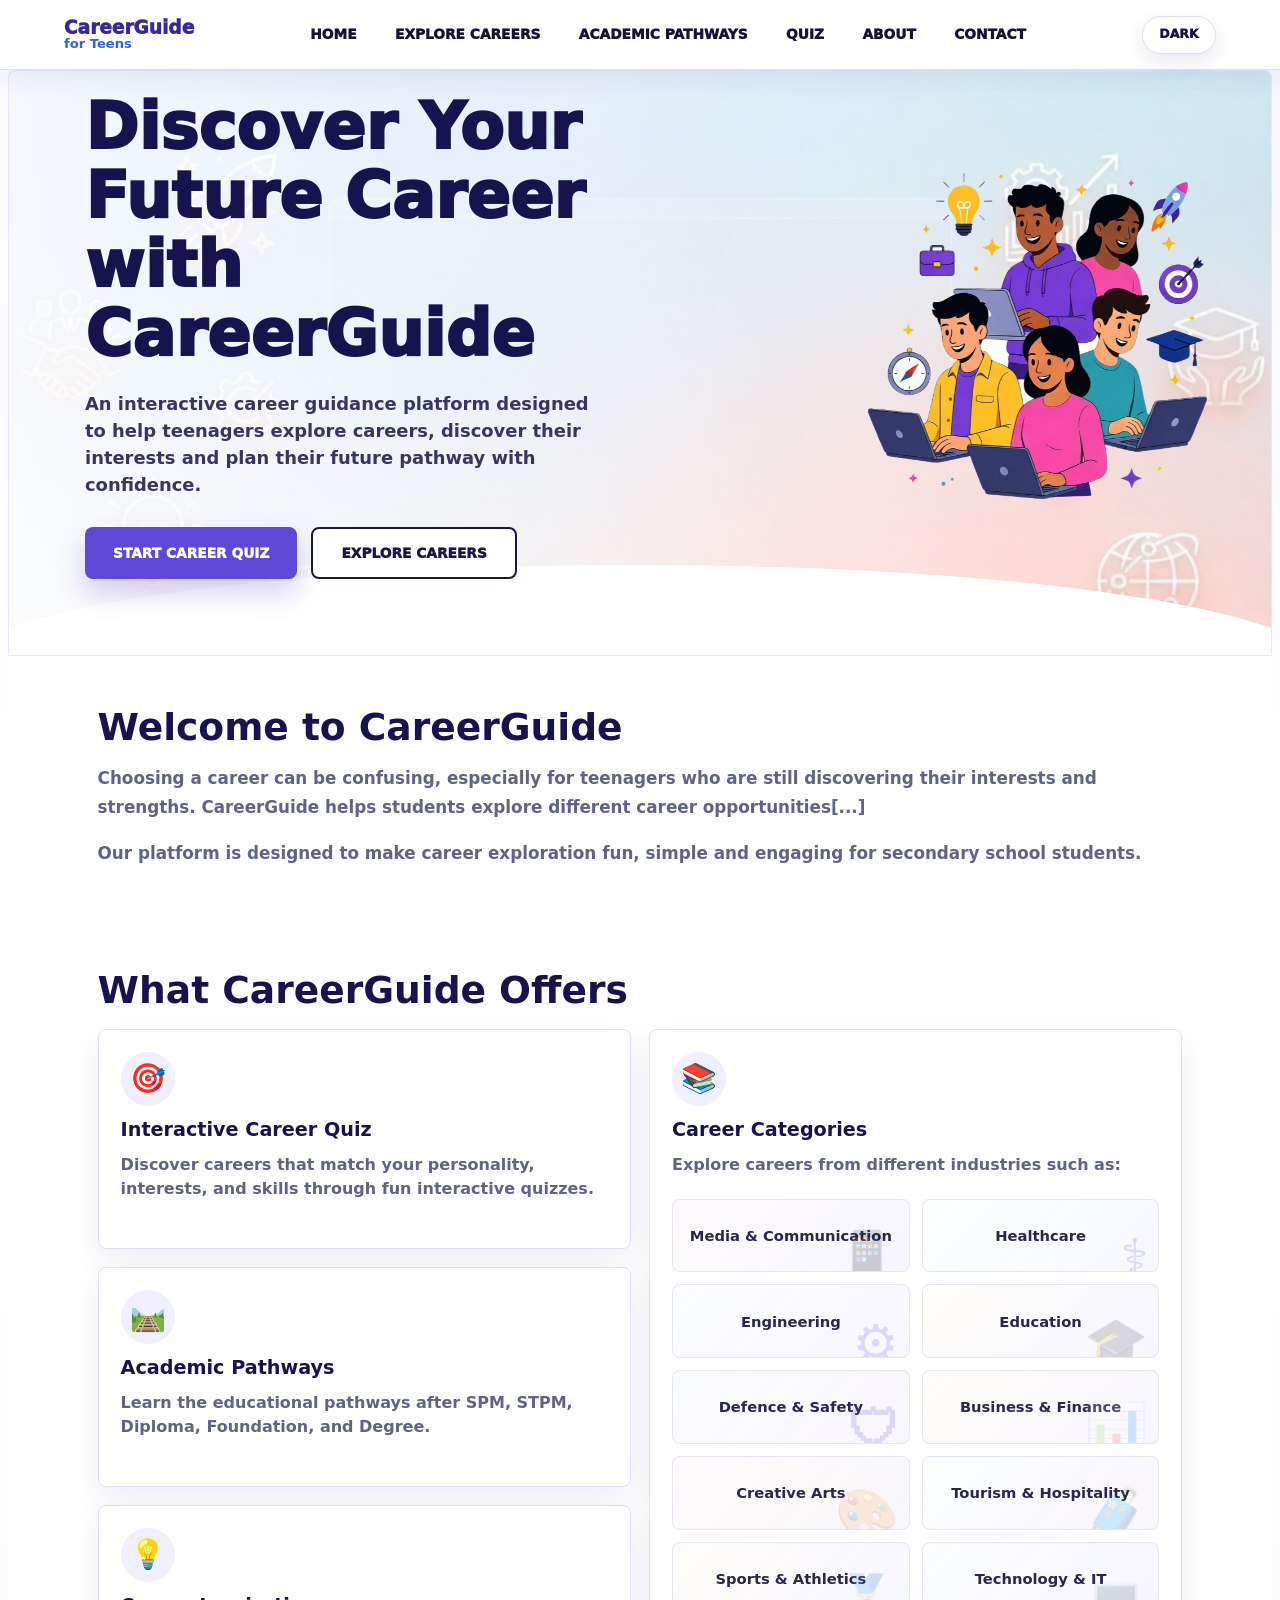
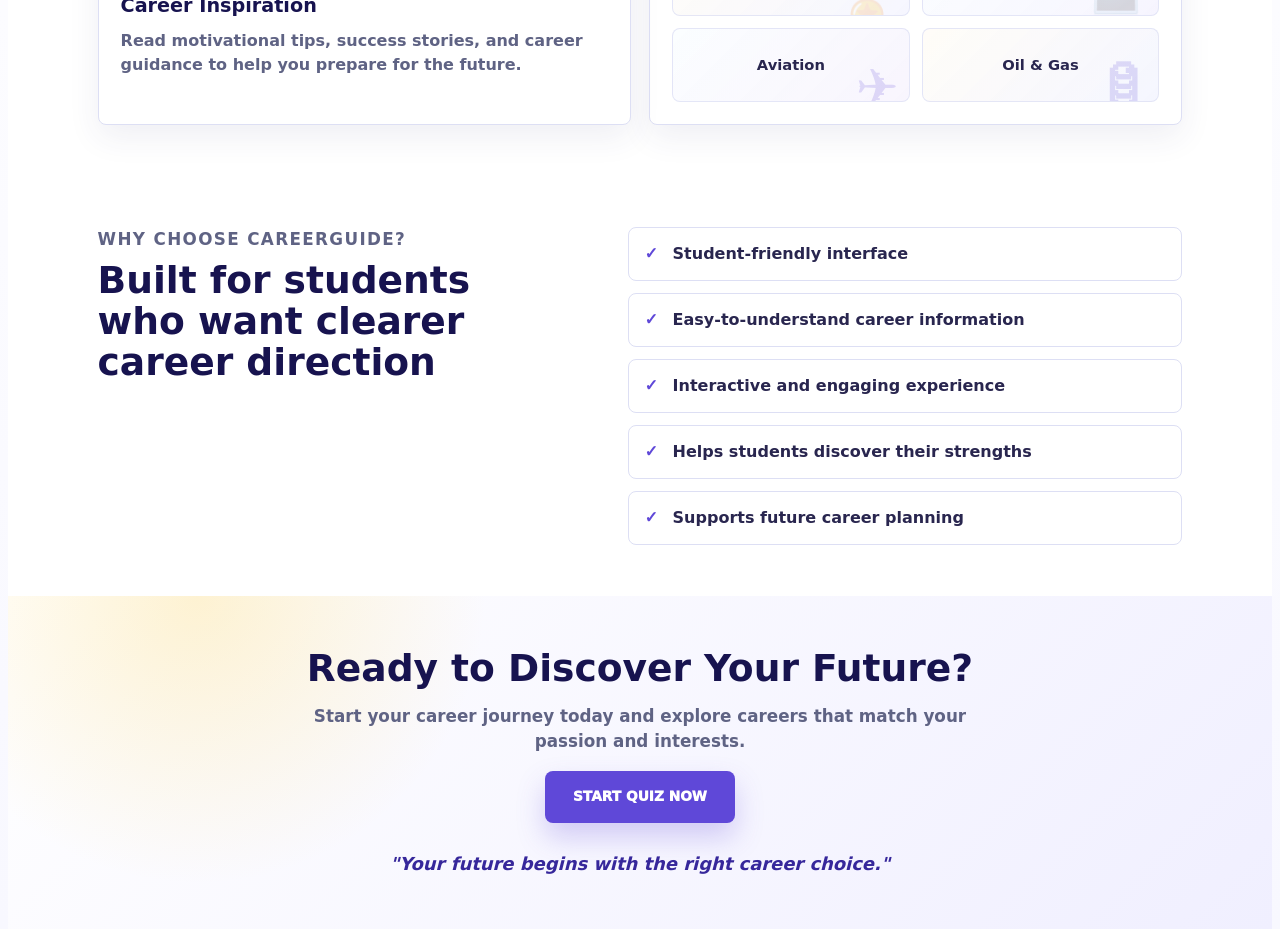
<file: index.html>
<!doctype html>
<html lang="en">
  <head>
    <meta charset="utf-8">
    <meta name="viewport" content="width=device-width, initial-scale=1">
    <title>CareerGuide</title>
    <script>
      // Prevent the browser from restoring a slightly scrolled homepage position on refresh.
      if ("scrollRestoration" in history) {
        history.scrollRestoration = "manual";
      }

      if (window.location.hash === "#home") {
        history.replaceState(null, "", window.location.pathname + window.location.search);
      }

      window.scrollTo(0, 0);
    </script>
    <link rel="icon" type="image/svg+xml" href="favicon.svg">
    <link rel="stylesheet" href="styles.css">
    <script src="theme.js" defer></script>
  </head>
  <body>
    <!-- Shared header: logo and navigation links to each website page. -->
    <header class="topbar">
      <a class="brand" href="index.html" aria-label="CareerGuide for Teens home">
        <span>CareerGuide</span>
        <small>for Teens</small>
      </a>
      <nav class="nav" aria-label="Primary navigation">
        <a href="index.html">Home</a>
        <a href="explore-careers.html">Explore Careers</a>
        <a href="academic-pathways.html">Academic Pathways</a>
        <a href="quiz.html">Quiz</a>
        <a href="about.html">About</a>
        <a href="contact.html">Contact</a>
      </nav>
      <button class="theme-toggle" type="button" data-theme-toggle aria-label="Switch to dark mode" aria-pressed="false">Dark</button>
    </header>

    <main id="home">
      <!-- Homepage hero: introduces the website and gives users the two main actions. -->
      <section class="hero-shell" aria-labelledby="page-title">
        <div class="hero-copy">
          <h1 id="page-title">Discover Your Future Career with CareerGuide</h1>
          <p>An interactive career guidance platform designed to help teenagers explore careers, discover their interests and plan their future pathway with confidence.</p>
          <div class="hero-actions">
            <a class="primary-action" href="quiz.html">Start Career Quiz</a>
            <a class="secondary-action" href="explore-careers.html">Explore Careers</a>
          </div>
        </div>

        <div class="hero-visual" aria-label="Students exploring future career ideas">
          <img src="career-buddy-hero-trimmed.png" alt="Teenagers using laptops with career icons around them">
        </div>
      </section>

      <!-- Welcome section: explains the purpose of CareerGuide. -->
      <section class="buddy-section welcome-section" aria-labelledby="welcome-title">
        <div class="section-copy">
          <h2 id="welcome-title">Welcome to CareerGuide</h2>
          <p>Choosing a career can be confusing, especially for teenagers who are still discovering their interests and strengths. CareerGuide helps students explore different career opportunities[...]
          <p>Our platform is designed to make career exploration fun, simple and engaging for secondary school students.</p>
        </div>
      </section>

      <!-- Features section: highlights the main tools and resources on the website. -->
      <section class="buddy-section" aria-labelledby="features-title">
        <div class="section-heading-simple">
          <h2 id="features-title">What CareerGuide Offers</h2>
        </div>
        <div class="features-grid">
          <article class="feature-card">
            <span class="feature-icon" aria-hidden="true">&#127919;</span>
            <h3>Interactive Career Quiz</h3>
            <p>Discover careers that match your personality, interests, and skills through fun interactive quizzes.</p>
          </article>

          <article class="feature-card feature-card-wide">
            <span class="feature-icon" aria-hidden="true">&#128218;</span>
            <h3>Career Categories</h3>
            <p>Explore careers from different industries such as:</p>
            <ul class="category-list">
              <li>Media &amp; Communication</li>
              <li>Healthcare</li>
              <li>Engineering</li>
              <li>Education</li>
              <li>Defence &amp; Safety</li>
              <li>Business &amp; Finance</li>
              <li>Creative Arts</li>
              <li>Tourism &amp; Hospitality</li>
              <li>Sports &amp; Athletics</li>
              <li>Technology &amp; IT</li>
              <li>Aviation</li>
              <li>Oil &amp; Gas</li>
            </ul>
          </article>

          <article class="feature-card">
            <span class="feature-icon" aria-hidden="true">&#128740;&#65039;</span>
            <h3>Academic Pathways</h3>
            <p>Learn the educational pathways after SPM, STPM, Diploma, Foundation, and Degree.</p>
          </article>

          <article class="feature-card">
            <span class="feature-icon" aria-hidden="true">&#128161;</span>
            <h3>Career Inspiration</h3>
            <p>Read motivational tips, success stories, and career guidance to help you prepare for the future.</p>
          </article>
        </div>
      </section>

      <!-- Why Choose section: summarizes the benefits for students. -->
      <section class="buddy-section why-section" aria-labelledby="why-title">
        <div class="why-section-inner">
          <div class="section-heading-simple">
            <p class="eyebrow">Why Choose CareerGuide?</p>
            <h2 id="why-title">Built for students who want clearer career direction</h2>
          </div>
          <ul class="benefit-list">
            <li>Student-friendly interface</li>
            <li>Easy-to-understand career information</li>
            <li>Interactive and engaging experience</li>
            <li>Helps students discover their strengths</li>
            <li>Supports future career planning</li>
          </ul>
        </div>
      </section>

      <!-- Call to action: encourages users to start the quiz. -->
      <section class="buddy-cta" aria-labelledby="cta-title">
        <h2 id="cta-title">Ready to Discover Your Future?</h2>
        <p>Start your career journey today and explore careers that match your passion and interests.</p>
        <a class="primary-action" href="quiz.html">Start Quiz Now</a>
        <blockquote class="footer-quote">"Your future begins with the right career choice."</blockquote>
      </section>

    </main>

    <script>
      // Keep the homepage starting at the top after refresh instead of restoring an old scroll position.
      if ("scrollRestoration" in history) {
        history.scrollRestoration = "manual";
      }

      window.addEventListener("pageshow", () => {
        window.scrollTo(0, 0);
      });

      window.addEventListener("load", () => {
        window.scrollTo(0, 0);
      });
    </script>
  </body>
</html>
</file>
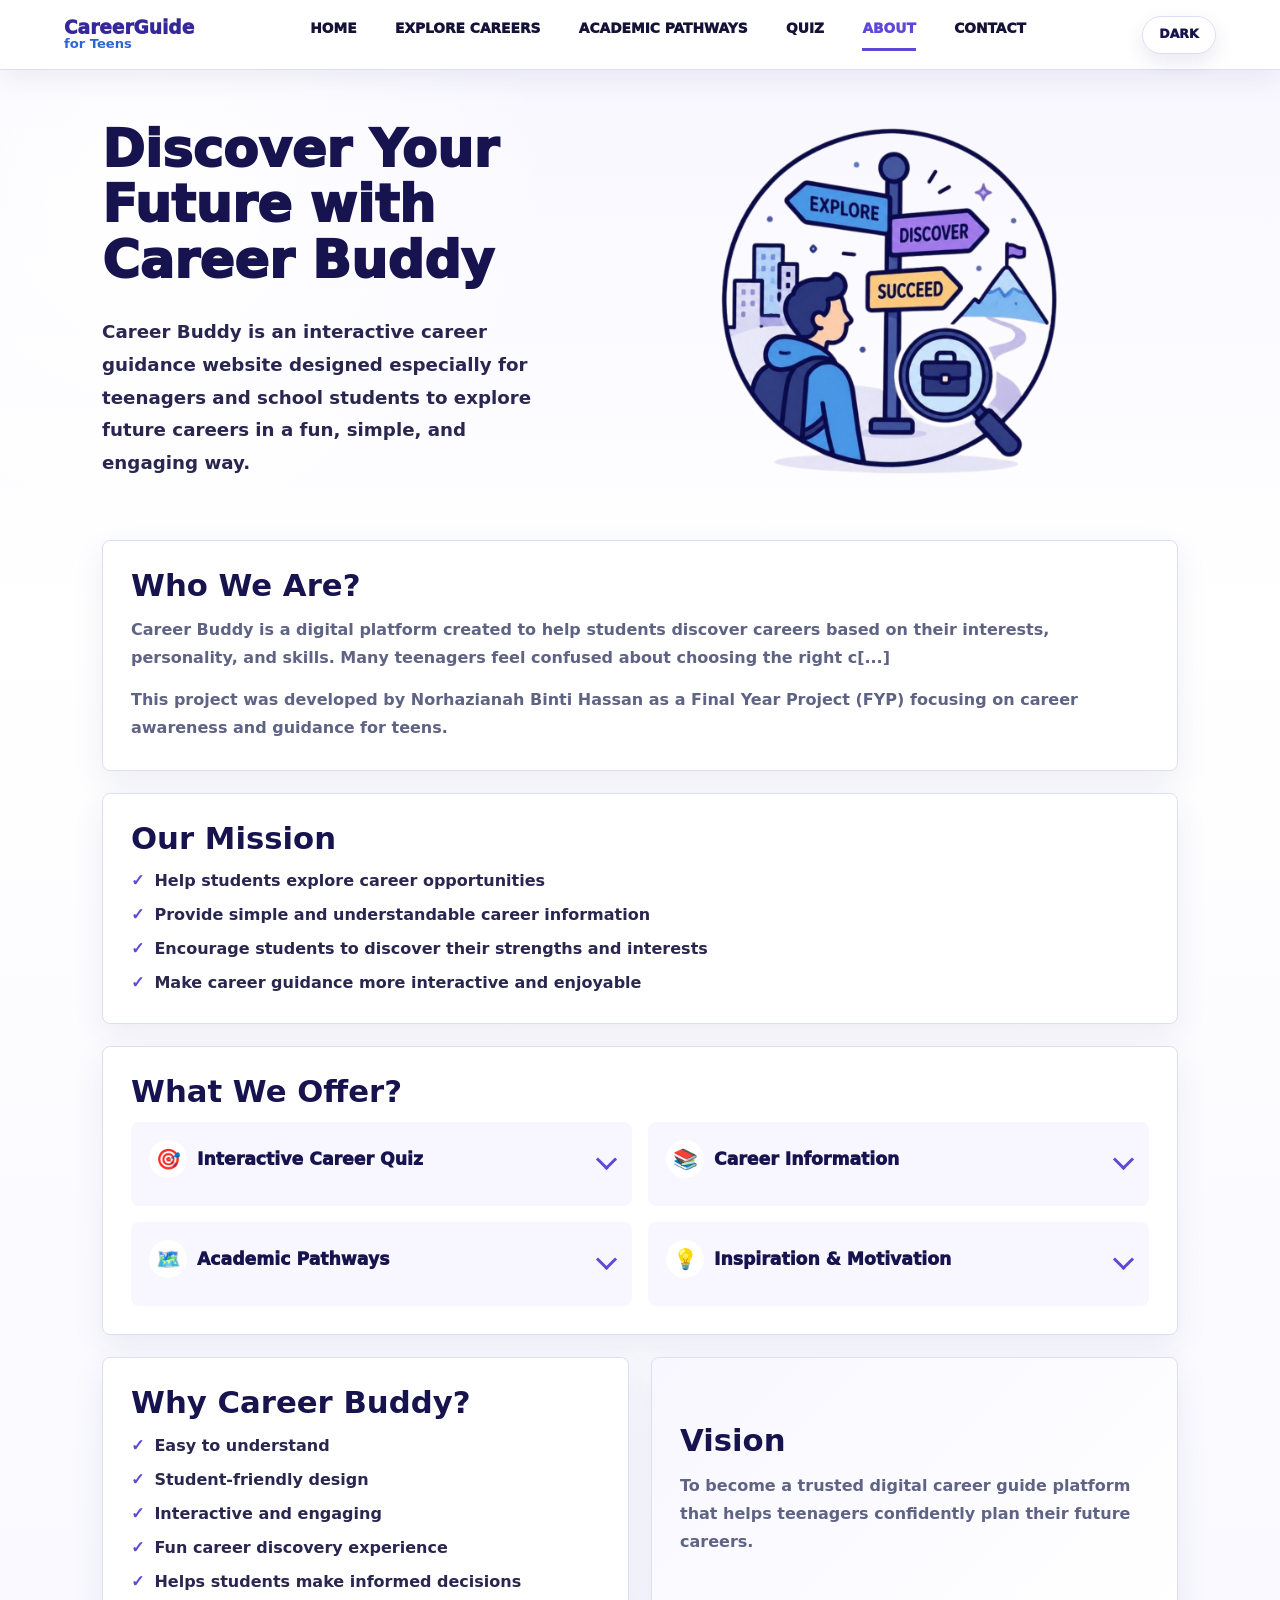
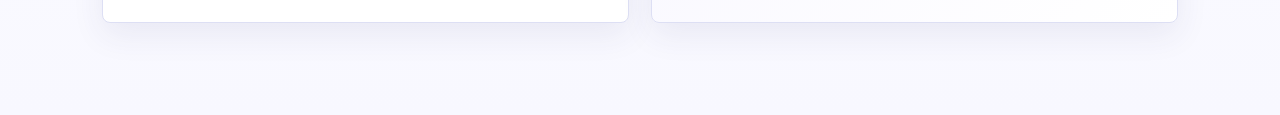
<file: about.html>
<!doctype html>
<html lang="en">
  <head>
    <meta charset="utf-8">
    <meta name="viewport" content="width=device-width, initial-scale=1">
    <title>About Us | CareerGuide for Teens</title>
    <link rel="icon" type="image/svg+xml" href="favicon.svg">
    <link rel="stylesheet" href="styles.css">
    <script src="theme.js" defer></script>
  </head>
  <body>
    <!-- Shared header: About is highlighted as the active page. -->
    <header class="topbar">
      <a class="brand" href="homepage.html" aria-label="CareerGuide for Teens home">
        <span>CareerGuide</span>
        <small>for Teens</small>
      </a>
      <nav class="nav" aria-label="Primary navigation">
        <a href="homepage.html">Home</a>
        <a href="explore-careers.html">Explore Careers</a>
        <a href="academic-pathways.html">Academic Pathways</a>
        <a href="quiz.html">Quiz</a>
        <a class="active" href="about.html">About</a>
        <a href="contact.html">Contact</a>
      </nav>
      <button class="theme-toggle" type="button" data-theme-toggle aria-label="Switch to dark mode" aria-pressed="false">Dark</button>
    </header>

    <main>
      <!-- About hero: introduces the platform with a friendly student illustration. -->
      <section class="about-page about-hero-page" aria-labelledby="about-page-title">
        <div class="about-copy">
          <h1 id="about-page-title">Discover Your Future with Career Buddy</h1>
          <p>Career Buddy is an interactive career guidance website designed especially for teenagers and school students to explore future careers in a fun, simple, and engaging way.</p>
        </div>

        <div class="about-visual" aria-label="Three students illustration">
          <img src="about-icon.png" alt="Career exploration signpost illustration">
          <svg viewBox="0 0 560 380" role="img">
            <title>Three secondary school students</title>
            <path d="M62 345c108-34 312-35 436 0" fill="none" stroke="#dfe5ff" stroke-width="18" stroke-linecap="round"></path>

            <g stroke="#17134f" stroke-linecap="round" stroke-linejoin="round">
              <g>
                <path d="M108 111c14-46 67-56 96-21 22 27 20 68 12 106l-28 138H87l-5-137c-2-39 6-67 26-86z" fill="#fff" stroke-width="7"></path>
                <path d="M126 95c34-13 70 10 81 49 8 28 11 70 7 102" fill="none" stroke-width="7"></path>
                <circle cx="158" cy="119" r="34" fill="#ffd0ad" stroke-width="7"></circle>
                <path d="M135 113c5-5 11-5 16 0M165 113c5-5 11-5 16 0M149 137c10 7 22 7 32 0" fill="none" stroke-width="4"></path>
                <circle cx="132" cy="128" r="6" fill="#ff725e" stroke="none"></circle>
                <circle cx="188" cy="128" r="6" fill="#ff725e" stroke="none"></circle>
                <path d="M94 201v112M210 202v112" fill="none" stroke-width="7"></path>
                <path d="M88 290h124l8 54H86z" fill="#4c9bd8" stroke-width="7"></path>
              </g>

              <g>
                <path d="M264 96c-5-41 28-71 66-58 32 11 47 42 38 75" fill="#6f4a2a" stroke-width="7"></path>
                <circle cx="318" cy="104" r="38" fill="#ffd0ad" stroke-width="7"></circle>
                <path d="M291 95c7-6 14-6 21 0M327 95c7-6 14-6 21 0M307 125c11 7 23 7 35 0" fill="none" stroke-width="4"></path>
                <circle cx="287" cy="113" r="6" fill="#ff8a5b" stroke="none"></circle>
                <circle cx="351" cy="113" r="6" fill="#ff8a5b" stroke="none"></circle>
                <path d="M276 148h84l27 188H246z" fill="#fff" stroke-width="7"></path>
                <path d="M314 152l23 184M284 160l68 176" fill="none" stroke-width="8"></path>
                <path d="M306 151h24l14 67-27 47-27-47z" fill="#8e2b25" stroke-width="6"></path>
                <path d="M250 336h137l-6-105H256z" fill="#314238" stroke-width="7"></path>
                <path d="M246 209l-28 64M386 209l28 64" fill="none" stroke-width="7"></path>
              </g>

              <g>
                <path d="M429 87c35-27 88-2 89 50 0 43-23 72-58 80" fill="#6f3c18" stroke-width="7"></path>
                <circle cx="462" cy="120" r="33" fill="#ffd0ad" stroke-width="7"></circle>
                <path d="M440 114c5-5 11-5 16 0M472 114c5-5 11-5 16 0M452 138c10 6 21 6 31 0" fill="none" stroke-width="4"></path>
                <circle cx="435" cy="129" r="6" fill="#ff725e" stroke="none"></circle>
                <circle cx="492" cy="129" r="6" fill="#ff725e" stroke="none"></circle>
                <path d="M408 162h105l30 118c-22 24-55 36-96 36-32 0-60-10-82-29z" fill="#4597d1" stroke-width="7"></path>
                <path d="M417 162h91l-18-34h-55z" fill="#fff" stroke-width="7"></path>
                <path d="M453 161l14 31 14-31" fill="#243d8f" stroke-width="6"></path>
                <path d="M392 219l-26 53M520 219l21 52" fill="none" stroke-width="7"></path>
                <path d="M409 315l-12 28M503 315l15 28" fill="none" stroke-width="7"></path>
              </g>
            </g>
          </svg>
        </div>
      </section>

      <section class="about-content-section" aria-label="About Career Buddy">
        <article class="about-info-block">
          <h2>Who We Are?</h2>
          <p>Career Buddy is a digital platform created to help students discover careers based on their interests, personality, and skills. Many teenagers feel confused about choosing the right c[...]
          <p>This project was developed by Norhazianah Binti Hassan as a Final Year Project (FYP) focusing on career awareness and guidance for teens.</p>
        </article>

        <article class="about-info-block">
          <h2>Our Mission</h2>
          <ul class="about-check-list">
            <li>Help students explore career opportunities</li>
            <li>Provide simple and understandable career information</li>
            <li>Encourage students to discover their strengths and interests</li>
            <li>Make career guidance more interactive and enjoyable</li>
          </ul>
        </article>

        <article class="about-info-block">
          <h2>What We Offer?</h2>
          <div class="about-offer-grid">
            <section>
              <details class="about-offer-dropdown">
                <summary><span aria-hidden="true">&#127919;</span> Interactive Career Quiz</summary>
                <p>Students can answer personality and interest-based questions to discover careers that match them.</p>
              </details>
            </section>

            <section>
              <details class="about-offer-dropdown">
                <summary><span aria-hidden="true">&#128218;</span> Career Information</summary>
                <p>Learn about different careers including:</p>
                <ul class="about-pill-list">
                  <li>Media &amp; Communication</li>
                  <li>Healthcare</li>
                  <li>Engineering</li>
                  <li>Education</li>
                  <li>Defence &amp; Safety Forces</li>
                  <li>Business &amp; Finance</li>
                  <li>Creative Arts</li>
                  <li>Tourism &amp; Hospitality</li>
                  <li>Sports &amp; Athletics</li>
                  <li>Technology &amp; IT</li>
                  <li>Aviation</li>
                  <li>Oil &amp; Gas</li>
                  <li>and many more</li>
                </ul>
              </details>
            </section>

            <section>
              <details class="about-offer-dropdown">
                <summary><span aria-hidden="true">&#128506;&#65039;</span> Academic Pathways</summary>
                <p>Students can understand pathways after:</p>
                <ul class="about-pill-list compact">
                  <li>SPM</li>
                  <li>STPM</li>
                  <li>Diploma</li>
                  <li>Foundation</li>
                  <li>Degree</li>
                </ul>
              </details>
            </section>

            <section>
              <details class="about-offer-dropdown">
                <summary><span aria-hidden="true">&#128161;</span> Inspiration &amp; Motivation</summary>
                <p>Success stories, tips, and guidance to motivate students in planning their future careers.</p>
              </details>
            </section>
          </div>
        </article>

        <div class="about-bottom-grid">
          <article class="about-info-block">
            <h2>Why Career Buddy?</h2>
            <ul class="about-check-list">
              <li>Easy to understand</li>
              <li>Student-friendly design</li>
              <li>Interactive and engaging</li>
              <li>Fun career discovery experience</li>
              <li>Helps students make informed decisions</li>
            </ul>
          </article>

          <article class="about-info-block vision-card">
            <h2>Vision</h2>
            <p>To become a trusted digital career guide platform that helps teenagers confidently plan their future careers.</p>
          </article>
        </div>
      </section>
    </main>
  </body>
</html>
</file>
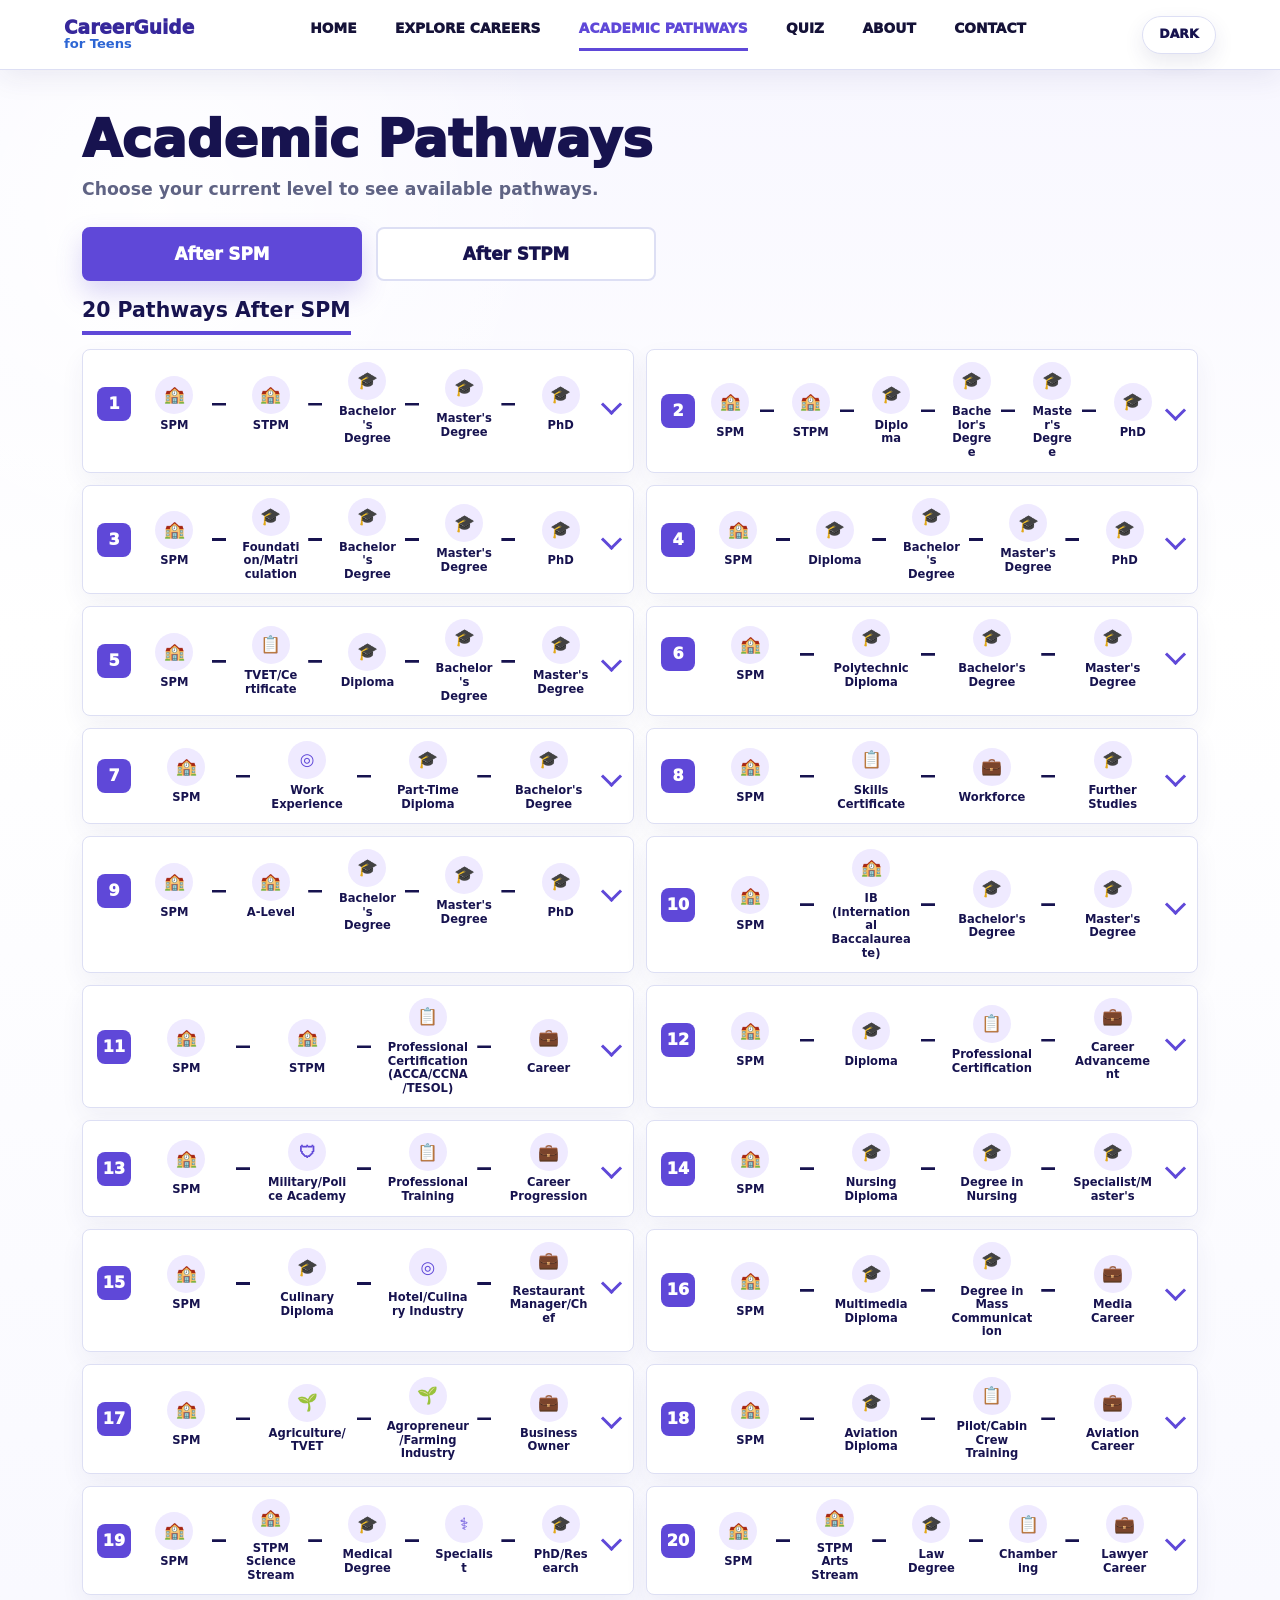
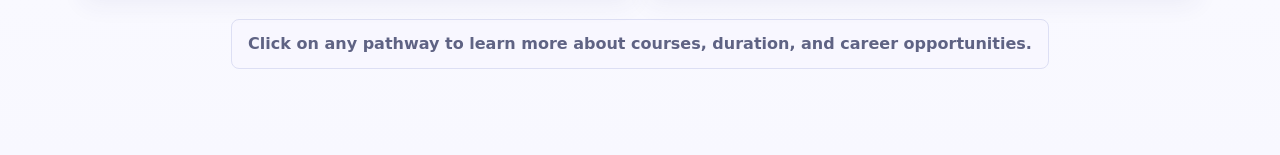
<file: academic-pathways.html>
﻿<!doctype html>
<html lang="en">
  <head>
    <meta charset="utf-8">
    <meta name="viewport" content="width=device-width, initial-scale=1">
    <title>Academic Pathways | CareerGuide for Teens</title>
    <link rel="icon" type="image/svg+xml" href="assets/favicon.svg">
    <link rel="stylesheet" href="styles.css">
    <script src="theme.js" defer></script>
  </head>
  <body>
    <!-- Shared header: current page is highlighted with the active class. -->
    <header class="topbar">
      <a class="brand" href="homepage.html" aria-label="CareerGuide for Teens home">
        <span>CareerGuide</span>
        <small>for Teens</small>
      </a>
      <nav class="nav" aria-label="Primary navigation">
        <a href="homepage.html">Home</a>
        <a href="explore-careers.html">Explore Careers</a>
        <a class="active" href="academic-pathways.html">Academic Pathways</a>
        <a href="quiz.html">Quiz</a>
        <a href="about.html">About</a>
        <a href="contact.html">Contact</a>
      </nav>
      <button class="theme-toggle" type="button" data-theme-toggle aria-label="Switch to dark mode" aria-pressed="false">Dark</button>
    </header>

    <main>
      <!-- Academic Pathways page: lets users compare routes after SPM or STPM. -->
      <section class="pathways-page" aria-labelledby="pathways-title">
        <div class="pathways-heading">
          <h1 id="pathways-title">Academic Pathways</h1>
          <p>Choose your current level to see available pathways.</p>
        </div>

        <div class="pathway-tabs" role="tablist" aria-label="Academic pathway level">
          <button class="pathway-tab active" type="button" data-pathway-tab="spm">After SPM</button>
          <button class="pathway-tab" type="button" data-pathway-tab="stpm">After STPM</button>
        </div>

        <!-- Pathway lists are rendered from academic-pathways.js so both tabs stay easy to update. -->
        <section class="academic-map active" data-pathway-panel="spm" aria-label="20 pathways after SPM">
          <h2>20 Pathways After SPM</h2>
          <div class="academic-pathway-list" data-pathway-list="spm"></div>
        </section>

        <section class="academic-map" data-pathway-panel="stpm" aria-label="20 pathways after STPM">
          <h2>20 Pathways After STPM</h2>
          <div class="academic-pathway-list" data-pathway-list="stpm"></div>
        </section>

        <p class="pathway-note">Click on any pathway to learn more about courses, duration, and career opportunities.</p>
      </section>
    </main>

    <script src="academic-pathways.js"></script>
  </body>
</html>
</file>
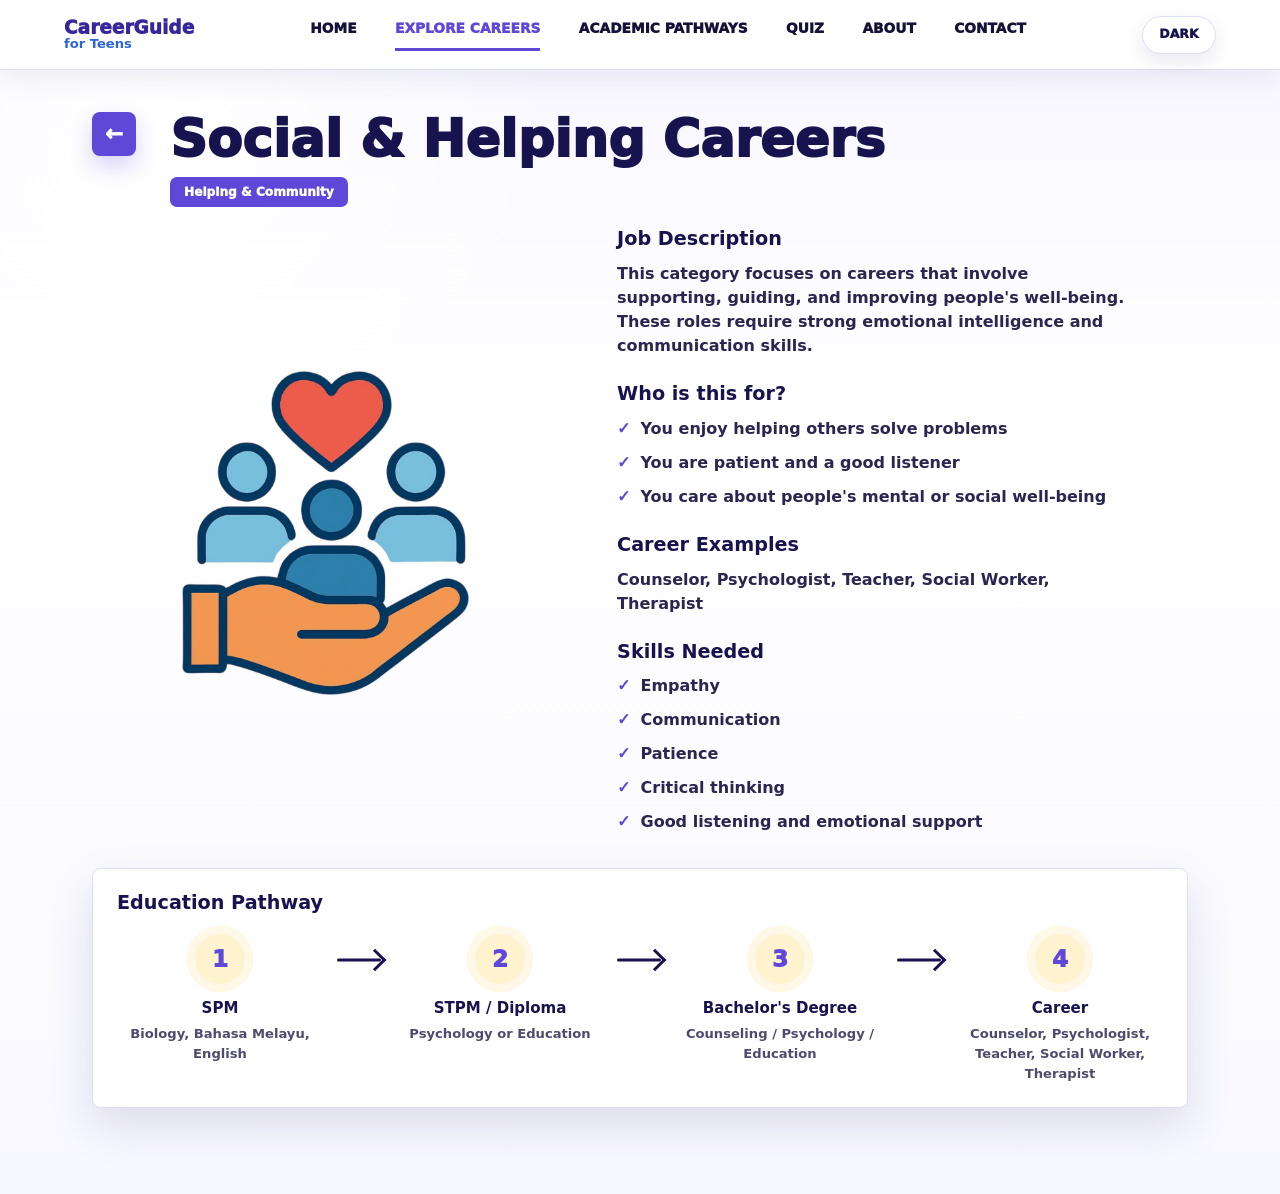
<file: career-category.html>
<!doctype html>
<html lang="en">
  <head>
    <meta charset="utf-8">
    <meta name="viewport" content="width=device-width, initial-scale=1">
    <title>Career Category | CareerGuide</title>
    <link rel="icon" type="image/svg+xml" href="favicon.svg">
    <link rel="stylesheet" href="styles.css">
    <script src="theme.js" defer></script>
  </head>
  <body>
    <!-- Shared header: Explore Careers stays highlighted because this page belongs to that section. -->
    <header class="topbar">
      <a class="brand" href="homepage.html" aria-label="CareerGuide for Teens home">
        <span>CareerGuide</span>
        <small>for Teens</small>
      </a>
      <nav class="nav" aria-label="Primary navigation">
        <a href="homepage.html">Home</a>
        <a class="active" href="explore-careers.html">Explore Careers</a>
        <a href="academic-pathways.html">Academic Pathways</a>
        <a href="quiz.html">Quiz</a>
        <a href="about.html">About</a>
        <a href="contact.html">Contact</a>
      </nav>
      <button class="theme-toggle" type="button" data-theme-toggle aria-label="Switch to dark mode" aria-pressed="false">Dark</button>
    </header>

    <main>
      <!-- Reusable category detail page: career-category.js fills in the matching content. -->
      <section class="detail-frame" aria-labelledby="career-title">
        <div class="detail-heading">
          <a class="back-link" href="explore-careers.html" aria-label="Back to Explore Careers"></a>
          <div>
            <h1 id="career-title">Career Category</h1>
            <span id="career-tag">CareerGuide</span>
          </div>
        </div>

        <div class="detail-grid">
          <div class="engineer-visual category-detail-visual" aria-label="Career category illustration">
            <div class="category-detail-visual-card">
              <img id="category-visual-image" src="" alt="">
              <span id="category-visual-icon" aria-hidden="true"></span>
            </div>
          </div>

          <div class="detail-copy">
            <section>
              <h2>Job Description</h2>
              <p id="career-description"></p>
            </section>

            <section>
              <h2>Who is this for?</h2>
              <ul id="career-who" class="skills-list"></ul>
            </section>

            <section>
              <h2>Career Examples</h2>
              <p id="career-examples"></p>
            </section>

            <section>
              <h2>Skills Needed</h2>
              <ul id="career-skills" class="skills-list"></ul>
            </section>
          </div>
        </div>

        <section class="pathway-panel" aria-labelledby="pathway-title">
          <h2 id="pathway-title">Education Pathway</h2>
          <div id="career-pathway" class="pathway-steps"></div>
        </section>
      </section>
    </main>

    <script src="career-category.js"></script>
  </body>
</html>
</file>
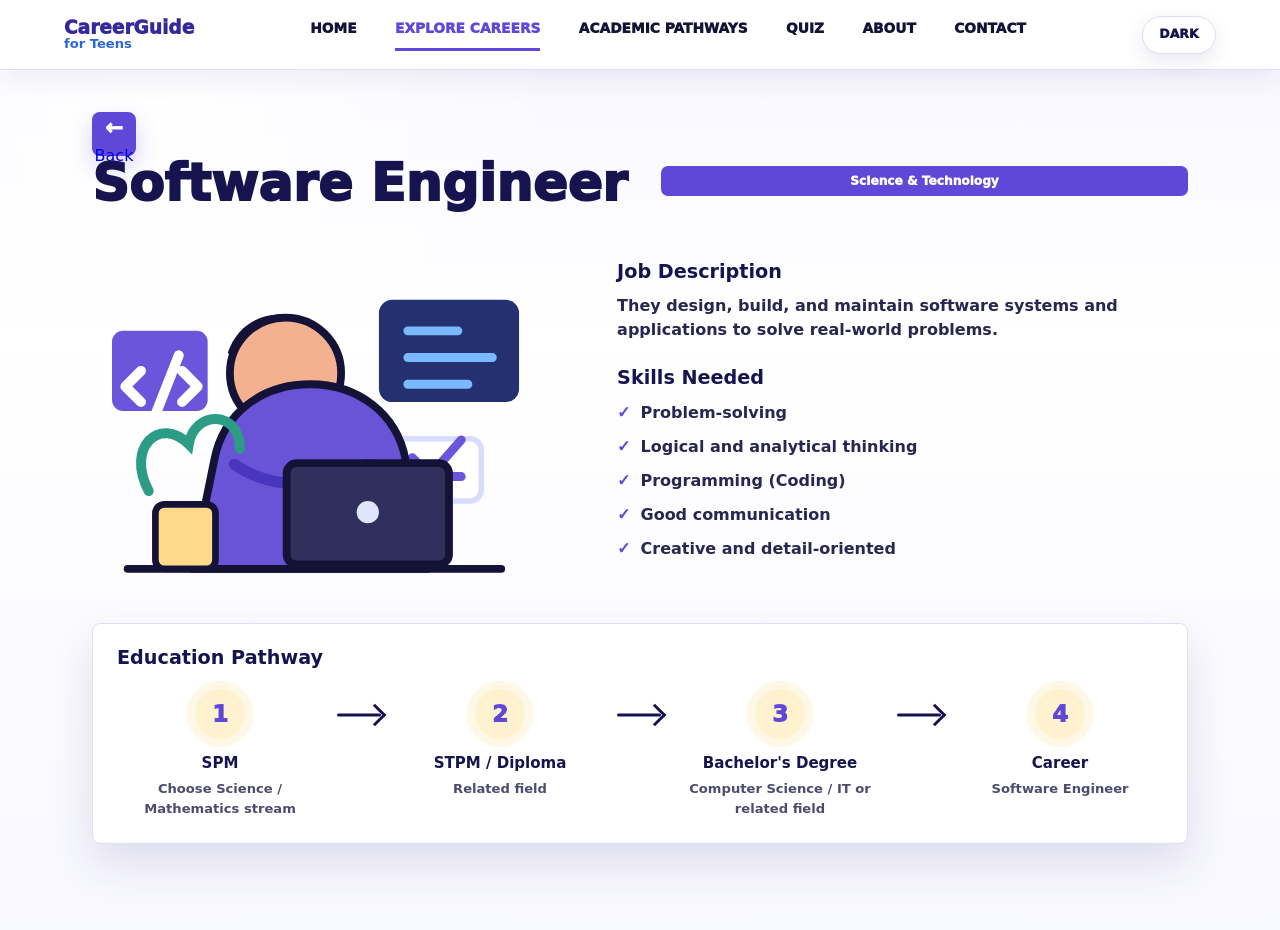
<file: career-details.html>
﻿<!doctype html>
<html lang="en">
  <head>
    <meta charset="utf-8">
    <meta name="viewport" content="width=device-width, initial-scale=1">
    <title>Software Engineer | CareerGuide for Teens</title>
    <link rel="icon" type="image/svg+xml" href="assets/favicon.svg">
    <link rel="stylesheet" href="styles.css">
    <script src="theme.js" defer></script>
  </head>
  <body>
    <!-- Shared header: Explore Careers stays highlighted because this page belongs to that section. -->
    <header class="topbar">
      <a class="brand" href="homepage.html" aria-label="CareerGuide for Teens home">
        <span>CareerGuide</span>
        <small>for Teens</small>
      </a>
      <nav class="nav" aria-label="Primary navigation">
        <a href="homepage.html">Home</a>
        <a class="active" href="explore-careers.html">Explore Careers</a>
        <a href="academic-pathways.html">Academic Pathways</a>
        <a href="quiz.html">Quiz</a>
        <a href="about.html">About</a>
        <a href="contact.html">Contact</a>
      </nav>
      <button class="theme-toggle" type="button" data-theme-toggle aria-label="Switch to dark mode" aria-pressed="false">Dark</button>
    </header>

    <main>
      <!-- Career detail page: explains one career, required skills, and education pathway. -->
      <section class="detail-frame" aria-labelledby="career-title">
        <a class="back-link" href="explore-careers.html">Back</a>

        <div class="detail-heading">
          <h1 id="career-title">Software Engineer</h1>
          <span>Science &amp; Technology</span>
        </div>

        <div class="detail-grid">
          <div class="engineer-visual" aria-label="Software engineer working on a laptop">
            <svg viewBox="0 0 420 320" role="img">
              <title>Software engineer illustration</title>
              <rect x="18" y="88" width="86" height="72" rx="10" fill="#6a55db"></rect>
              <path d="M44 124l-14 14 14 14M78 110l-22 56M81 124l14 14-14 14" fill="none" stroke="#fff" stroke-width="9" stroke-linecap="round" stroke-linejoin="round"></path>
              <rect x="258" y="60" width="126" height="92" rx="12" fill="#24306f"></rect>
              <path d="M284 88h45M284 112h76M284 136h54" stroke="#7bb9ff" stroke-width="8" stroke-linecap="round"></path>
              <rect x="260" y="185" width="90" height="56" rx="10" fill="#fff" stroke="#d8dcff" stroke-width="5"></rect>
              <path d="M278 219h54M288 202l16 16 28-32" fill="none" stroke="#6a55db" stroke-width="8" stroke-linecap="round" stroke-linejoin="round"></path>
              <path d="M122 108c18-54 96-43 101 19-31-2-53-13-74-34-4 16-13 23-27 15z" fill="#151238"></path>
              <circle cx="174" cy="126" r="50" fill="#f3b18f" stroke="#151238" stroke-width="7"></circle>
              <path d="M160 145c7 7 22 7 29 0" fill="none" stroke="#151238" stroke-width="5" stroke-linecap="round"></path>
              <path d="M90 302l20-98c8-42 43-68 86-68s78 26 86 68l20 98z" fill="#6954d8" stroke="#151238" stroke-width="7" stroke-linejoin="round"></path>
              <path d="M128 208c33 23 83 24 120 0" fill="none" stroke="#4a35bf" stroke-width="10" stroke-linecap="round"></path>
              <rect x="175" y="207" width="146" height="91" rx="9" fill="#31305c" stroke="#151238" stroke-width="7"></rect>
              <circle cx="248" cy="251" r="10" fill="#dfe4ff"></circle>
              <path d="M32 302h336" stroke="#151238" stroke-width="7" stroke-linecap="round"></path>
              <path d="M51 232c-21-39 10-68 36-42 5-31 46-31 46 4" fill="none" stroke="#2c9c85" stroke-width="9" stroke-linecap="round"></path>
              <rect x="57" y="244" width="54" height="58" rx="8" fill="#ffd98a" stroke="#151238" stroke-width="6"></rect>
            </svg>
          </div>

          <div class="detail-copy">
            <section>
              <h2>Job Description</h2>
              <p>They design, build, and maintain software systems and applications to solve real-world problems.</p>
            </section>

            <section>
              <h2>Skills Needed</h2>
              <ul class="skills-list">
                <li>Problem-solving</li>
                <li>Logical and analytical thinking</li>
                <li>Programming (Coding)</li>
                <li>Good communication</li>
                <li>Creative and detail-oriented</li>
              </ul>
            </section>
          </div>
        </div>

        <section class="pathway-panel" aria-labelledby="pathway-title">
          <h2 id="pathway-title">Education Pathway</h2>
          <div class="pathway-steps">
            <article>
              <span class="path-icon">1</span>
              <h3>SPM</h3>
              <p>Choose Science / Mathematics stream</p>
            </article>
            <span class="path-arrow" aria-hidden="true"></span>
            <article>
              <span class="path-icon">2</span>
              <h3>STPM / Diploma</h3>
              <p>Related field</p>
            </article>
            <span class="path-arrow" aria-hidden="true"></span>
            <article>
              <span class="path-icon">3</span>
              <h3>Bachelor's Degree</h3>
              <p>Computer Science / IT or related field</p>
            </article>
            <span class="path-arrow" aria-hidden="true"></span>
            <article>
              <span class="path-icon">4</span>
              <h3>Career</h3>
              <p>Software Engineer</p>
            </article>
          </div>
        </section>
      </section>
    </main>
  </body>
</html>
</file>
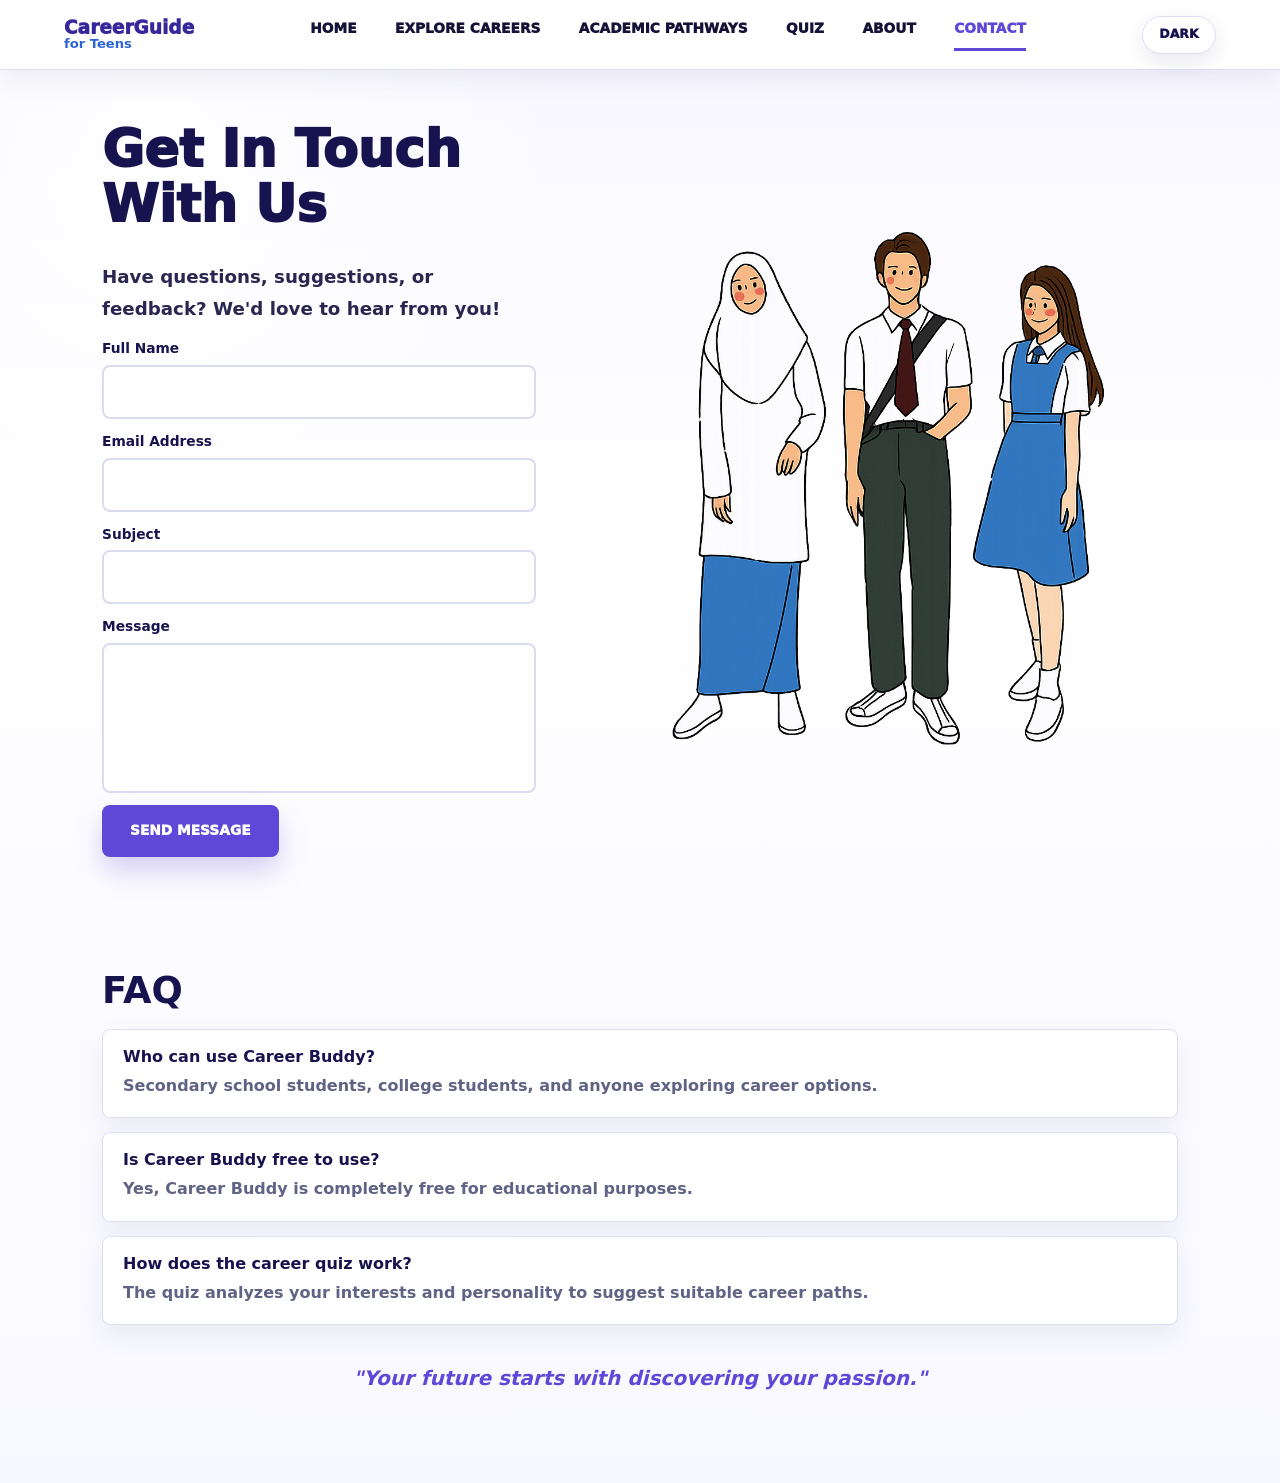
<file: contact.html>
<!doctype html>
<html lang="en">
  <head>
    <meta charset="utf-8">
    <meta name="viewport" content="width=device-width, initial-scale=1">
    <title>Contact Us | CareerGuide for Teens</title>
    <link rel="icon" type="image/svg+xml" href="favicon.svg">
    <link rel="stylesheet" href="styles.css">
    <script src="theme.js" defer></script>
  </head>
  <body>
    <!-- Shared header: Contact is highlighted as the active page. -->
    <header class="topbar">
      <a class="brand" href="homepage.html" aria-label="CareerGuide for Teens home">
        <span>CareerGuide</span>
        <small>for Teens</small>
      </a>
      <nav class="nav" aria-label="Primary navigation">
        <a href="homepage.html">Home</a>
        <a href="explore-careers.html">Explore Careers</a>
        <a href="academic-pathways.html">Academic Pathways</a>
        <a href="quiz.html">Quiz</a>
        <a href="about.html">About</a>
        <a class="active" href="contact.html">Contact</a>
      </nav>
      <button class="theme-toggle" type="button" data-theme-toggle aria-label="Switch to dark mode" aria-pressed="false">Dark</button>
    </header>

    <main>
      <!-- Contact page: form plus FAQ for common visitor questions. -->
      <section class="contact-page" aria-labelledby="contact-page-title">
        <div class="contact-copy">
          <h1 id="contact-page-title">Get In Touch With Us</h1>
          <p>Have questions, suggestions, or feedback? We'd love to hear from you!</p>

          <form class="contact-form">
            <label>
              <span>Full Name</span>
              <input type="text" name="name" autocomplete="name">
            </label>
            <label>
              <span>Email Address</span>
              <input type="email" name="email" autocomplete="email">
            </label>
            <label>
              <span>Subject</span>
              <input type="text" name="subject">
            </label>
            <label>
              <span>Message</span>
              <textarea name="message" rows="5"></textarea>
            </label>
            <button class="primary-action" type="submit">Send Message</button>
          </form>
        </div>

        <div class="contact-visual">
          <img src="contact-icon.png" alt="Three secondary school students">
        </div>
      </section>

      <section class="contact-faq-section" aria-labelledby="faq-title">
        <h2 id="faq-title">FAQ</h2>
        <div class="faq-list">
          <article>
            <h3>Who can use Career Buddy?</h3>
            <p>Secondary school students, college students, and anyone exploring career options.</p>
          </article>
          <article>
            <h3>Is Career Buddy free to use?</h3>
            <p>Yes, Career Buddy is completely free for educational purposes.</p>
          </article>
          <article>
            <h3>How does the career quiz work?</h3>
            <p>The quiz analyzes your interests and personality to suggest suitable career paths.</p>
          </article>
        </div>
        <blockquote class="contact-footer-quote">"Your future starts with discovering your passion."</blockquote>
      </section>
    </main>
  </body>
</html>
</file>
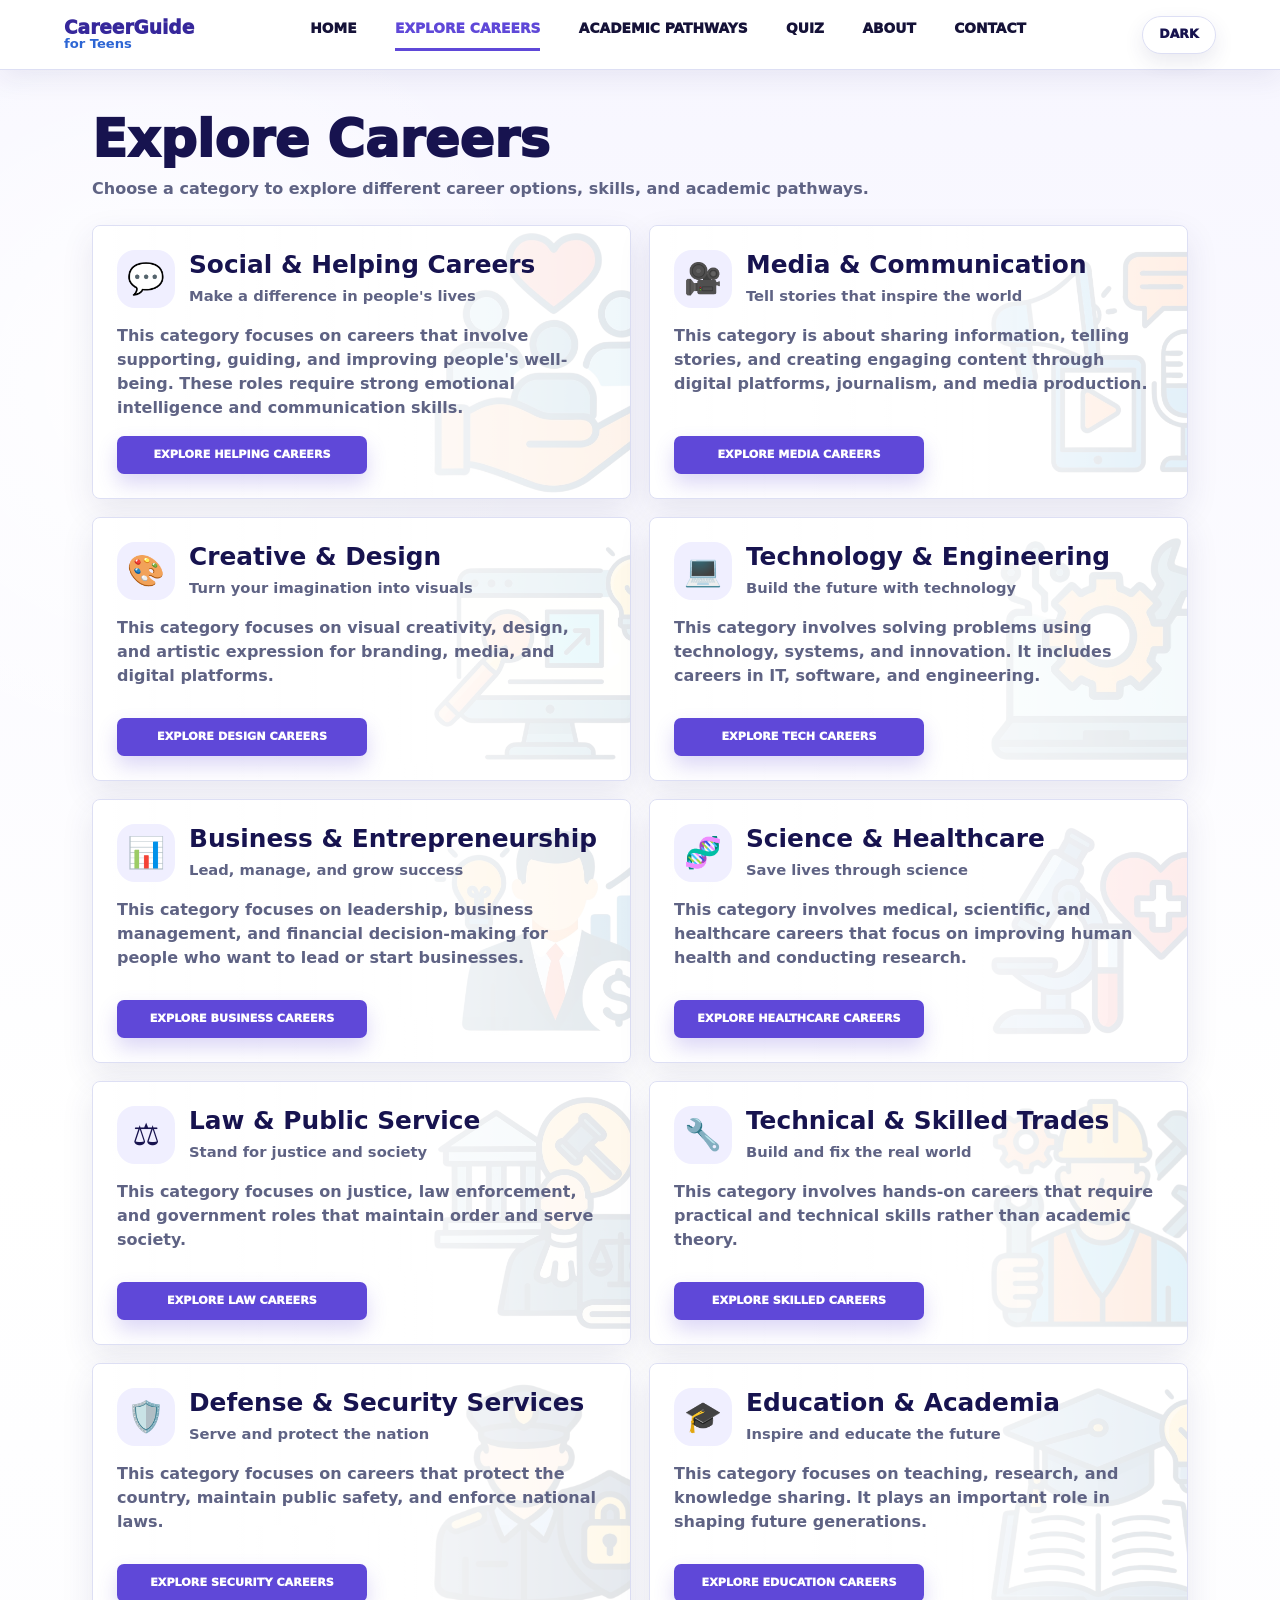
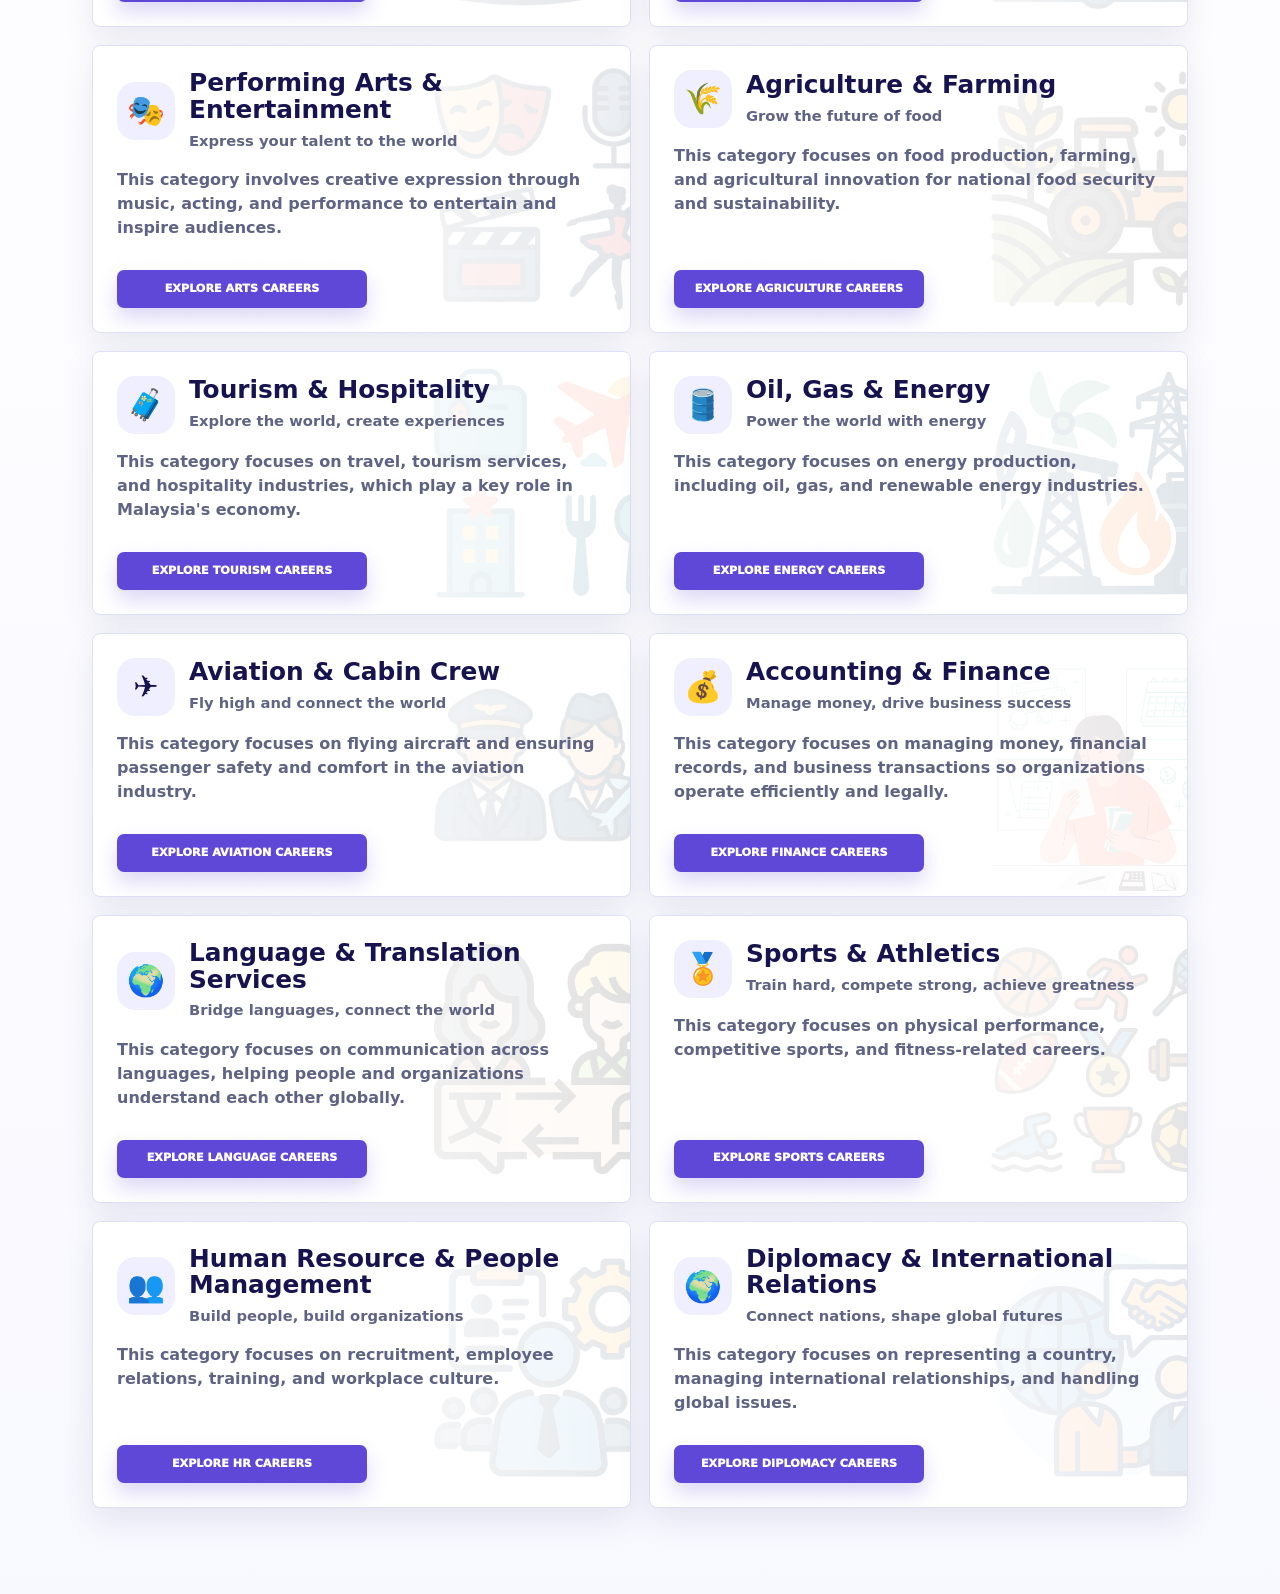
<file: explore-careers.html>
<!doctype html>
<html lang="en">
  <head>
    <meta charset="utf-8">
    <meta name="viewport" content="width=device-width, initial-scale=1">
    <title>Explore Careers | CareerGuide</title>
    <link rel="icon" type="image/svg+xml" href="favicon.svg">
    <link rel="stylesheet" href="styles.css">
    <script src="theme.js" defer></script>
  </head>
  <body>
    <!-- Shared header: same navigation used across the website. -->
    <header class="topbar">
      <a class="brand" href="homepage.html" aria-label="CareerGuide for Teens home">
        <span>CareerGuide</span>
        <small>for Teens</small>
      </a>
      <nav class="nav" aria-label="Primary navigation">
        <a href="homepage.html">Home</a>
        <a class="active" href="explore-careers.html">Explore Careers</a>
        <a href="academic-pathways.html">Academic Pathways</a>
        <a href="quiz.html">Quiz</a>
        <a href="about.html">About</a>
        <a href="contact.html">Contact</a>
      </nav>
      <button class="theme-toggle" type="button" data-theme-toggle aria-label="Switch to dark mode" aria-pressed="false">Dark</button>
    </header>

    <main>
      <!-- Explore Careers page: shows career categories with expandable guidance. -->
      <section class="page-frame explore-page" aria-labelledby="explore-title">
        <div class="page-heading">
          <h1 id="explore-title">Explore Careers</h1>
          <p>Choose a category to explore different career options, skills, and academic pathways.</p>
        </div>

        <div class="career-category-grid">
          <article class="career-category-card career-bg-social-helping">
            <div class="career-card-top">
              <span class="career-card-icon" aria-hidden="true">&#128172;</span>
              <div>
                <h2>Social &amp; Helping Careers</h2>
                <p class="career-tagline">Make a difference in people's lives</p>
              </div>
            </div>
            <p>This category focuses on careers that involve supporting, guiding, and improving people's well-being. These roles require strong emotional intelligence and communication skills.</p>
            <a class="card-action" href="career-category.html?category=social-helping">Explore Helping Careers</a>
          </article>

          <article class="career-category-card career-bg-media-communication">
            <div class="career-card-top">
              <span class="career-card-icon" aria-hidden="true">&#127909;</span>
              <div>
                <h2>Media &amp; Communication</h2>
                <p class="career-tagline">Tell stories that inspire the world</p>
              </div>
            </div>
            <p>This category is about sharing information, telling stories, and creating engaging content through digital platforms, journalism, and media production.</p>
            <a class="card-action" href="career-category.html?category=media-communication">Explore Media Careers</a>
          </article>

          <article class="career-category-card career-bg-creative-design">
            <div class="career-card-top">
              <span class="career-card-icon" aria-hidden="true">&#127912;</span>
              <div>
                <h2>Creative &amp; Design</h2>
                <p class="career-tagline">Turn your imagination into visuals</p>
              </div>
            </div>
            <p>This category focuses on visual creativity, design, and artistic expression for branding, media, and digital platforms.</p>
            <a class="card-action" href="career-category.html?category=creative-design">Explore Design Careers</a>
          </article>

          <article class="career-category-card career-bg-technology-engineering">
            <div class="career-card-top">
              <span class="career-card-icon" aria-hidden="true">&#128187;</span>
              <div>
                <h2>Technology &amp; Engineering</h2>
                <p class="career-tagline">Build the future with technology</p>
              </div>
            </div>
            <p>This category involves solving problems using technology, systems, and innovation. It includes careers in IT, software, and engineering.</p>
            <a class="card-action" href="career-category.html?category=technology-engineering">Explore Tech Careers</a>
          </article>

          <article class="career-category-card career-bg-business-entrepreneurship">
            <div class="career-card-top">
              <span class="career-card-icon" aria-hidden="true">&#128202;</span>
              <div>
                <h2>Business &amp; Entrepreneurship</h2>
                <p class="career-tagline">Lead, manage, and grow success</p>
              </div>
            </div>
            <p>This category focuses on leadership, business management, and financial decision-making for people who want to lead or start businesses.</p>
            <a class="card-action" href="career-category.html?category=business-entrepreneurship">Explore Business Careers</a>
          </article>

          <article class="career-category-card career-bg-science-healthcare">
            <div class="career-card-top">
              <span class="career-card-icon" aria-hidden="true">&#129516;</span>
              <div>
                <h2>Science &amp; Healthcare</h2>
                <p class="career-tagline">Save lives through science</p>
              </div>
            </div>
            <p>This category involves medical, scientific, and healthcare careers that focus on improving human health and conducting research.</p>
            <a class="card-action" href="career-category.html?category=science-healthcare">Explore Healthcare Careers</a>
          </article>

          <article class="career-category-card career-bg-law-public-service">
            <div class="career-card-top">
              <span class="career-card-icon" aria-hidden="true">&#9878;&#65039;</span>
              <div>
                <h2>Law &amp; Public Service</h2>
                <p class="career-tagline">Stand for justice and society</p>
              </div>
            </div>
            <p>This category focuses on justice, law enforcement, and government roles that maintain order and serve society.</p>
            <a class="card-action" href="career-category.html?category=law-public-service">Explore Law Careers</a>
          </article>

          <article class="career-category-card career-bg-technical-skilled-trades">
            <div class="career-card-top">
              <span class="career-card-icon" aria-hidden="true">&#128295;</span>
              <div>
                <h2>Technical &amp; Skilled Trades</h2>
                <p class="career-tagline">Build and fix the real world</p>
              </div>
            </div>
            <p>This category involves hands-on careers that require practical and technical skills rather than academic theory.</p>
            <a class="card-action" href="career-category.html?category=technical-skilled-trades">Explore Skilled Careers</a>
          </article>

          <article class="career-category-card career-bg-defense-security">
            <div class="career-card-top">
              <span class="career-card-icon" aria-hidden="true">&#128737;&#65039;</span>
              <div>
                <h2>Defense &amp; Security Services</h2>
                <p class="career-tagline">Serve and protect the nation</p>
              </div>
            </div>
            <p>This category focuses on careers that protect the country, maintain public safety, and enforce national laws.</p>
            <a class="card-action" href="career-category.html?category=defense-security">Explore Security Careers</a>
          </article>

          <article class="career-category-card career-bg-education-academia">
            <div class="career-card-top">
              <span class="career-card-icon" aria-hidden="true">&#127891;</span>
              <div>
                <h2>Education &amp; Academia</h2>
                <p class="career-tagline">Inspire and educate the future</p>
              </div>
            </div>
            <p>This category focuses on teaching, research, and knowledge sharing. It plays an important role in shaping future generations.</p>
            <a class="card-action" href="career-category.html?category=education-academia">Explore Education Careers</a>
          </article>

          <article class="career-category-card career-bg-performing-arts">
            <div class="career-card-top">
              <span class="career-card-icon" aria-hidden="true">&#127917;</span>
              <div>
                <h2>Performing Arts &amp; Entertainment</h2>
                <p class="career-tagline">Express your talent to the world</p>
              </div>
            </div>
            <p>This category involves creative expression through music, acting, and performance to entertain and inspire audiences.</p>
            <a class="card-action" href="career-category.html?category=performing-arts">Explore Arts Careers</a>
          </article>

          <article class="career-category-card career-bg-agriculture-farming">
            <div class="career-card-top">
              <span class="career-card-icon" aria-hidden="true">&#127806;</span>
              <div>
                <h2>Agriculture &amp; Farming</h2>
                <p class="career-tagline">Grow the future of food</p>
              </div>
            </div>
            <p>This category focuses on food production, farming, and agricultural innovation for national food security and sustainability.</p>
            <a class="card-action" href="career-category.html?category=agriculture-farming">Explore Agriculture Careers</a>
          </article>

          <article class="career-category-card career-bg-tourism-hospitality">
            <div class="career-card-top">
              <span class="career-card-icon" aria-hidden="true">&#129523;</span>
              <div>
                <h2>Tourism &amp; Hospitality</h2>
                <p class="career-tagline">Explore the world, create experiences</p>
              </div>
            </div>
            <p>This category focuses on travel, tourism services, and hospitality industries, which play a key role in Malaysia's economy.</p>
            <a class="card-action" href="career-category.html?category=tourism-hospitality">Explore Tourism Careers</a>
          </article>

          <article class="career-category-card career-bg-oil-gas-energy">
            <div class="career-card-top">
              <span class="career-card-icon" aria-hidden="true">&#128738;&#65039;</span>
              <div>
                <h2>Oil, Gas &amp; Energy</h2>
                <p class="career-tagline">Power the world with energy</p>
              </div>
            </div>
            <p>This category focuses on energy production, including oil, gas, and renewable energy industries.</p>
            <a class="card-action" href="career-category.html?category=oil-gas-energy">Explore Energy Careers</a>
          </article>

          <article class="career-category-card career-bg-aviation-cabin-crew">
            <div class="career-card-top">
              <span class="career-card-icon" aria-hidden="true">&#9992;&#65039;</span>
              <div>
                <h2>Aviation &amp; Cabin Crew</h2>
                <p class="career-tagline">Fly high and connect the world</p>
              </div>
            </div>
            <p>This category focuses on flying aircraft and ensuring passenger safety and comfort in the aviation industry.</p>
            <a class="card-action" href="career-category.html?category=aviation-cabin-crew">Explore Aviation Careers</a>
          </article>

          <article class="career-category-card career-bg-accounting-finance">
            <div class="career-card-top">
              <span class="career-card-icon" aria-hidden="true">&#128176;</span>
              <div>
                <h2>Accounting &amp; Finance</h2>
                <p class="career-tagline">Manage money, drive business success</p>
              </div>
            </div>
            <p>This category focuses on managing money, financial records, and business transactions so organizations operate efficiently and legally.</p>
            <a class="card-action" href="career-category.html?category=accounting-finance">Explore Finance Careers</a>
          </article>

          <article class="career-category-card career-bg-language-translation">
            <div class="career-card-top">
              <span class="career-card-icon" aria-hidden="true">&#127757;</span>
              <div>
                <h2>Language &amp; Translation Services</h2>
                <p class="career-tagline">Bridge languages, connect the world</p>
              </div>
            </div>
            <p>This category focuses on communication across languages, helping people and organizations understand each other globally.</p>
            <a class="card-action" href="career-category.html?category=language-translation">Explore Language Careers</a>
          </article>

          <article class="career-category-card career-bg-sports-athletics">
            <div class="career-card-top">
              <span class="career-card-icon" aria-hidden="true">&#127941;</span>
              <div>
                <h2>Sports &amp; Athletics</h2>
                <p class="career-tagline">Train hard, compete strong, achieve greatness</p>
              </div>
            </div>
            <p>This category focuses on physical performance, competitive sports, and fitness-related careers.</p>
            <a class="card-action" href="career-category.html?category=sports-athletics">Explore Sports Careers</a>
          </article>

          <article class="career-category-card career-bg-human-resource">
            <div class="career-card-top">
              <span class="career-card-icon" aria-hidden="true">&#128101;</span>
              <div>
                <h2>Human Resource &amp; People Management</h2>
                <p class="career-tagline">Build people, build organizations</p>
              </div>
            </div>
            <p>This category focuses on recruitment, employee relations, training, and workplace culture.</p>
            <a class="card-action" href="career-category.html?category=human-resource">Explore HR Careers</a>
          </article>

          <article class="career-category-card career-bg-diplomacy-international-relations">
            <div class="career-card-top">
              <span class="career-card-icon" aria-hidden="true">&#127757;</span>
              <div>
                <h2>Diplomacy &amp; International Relations</h2>
                <p class="career-tagline">Connect nations, shape global futures</p>
              </div>
            </div>
            <p>This category focuses on representing a country, managing international relationships, and handling global issues.</p>
            <a class="card-action" href="career-category.html?category=diplomacy-international-relations">Explore Diplomacy Careers</a>
          </article>
        </div>
      </section>
    </main>
  </body>
</html>
</file>
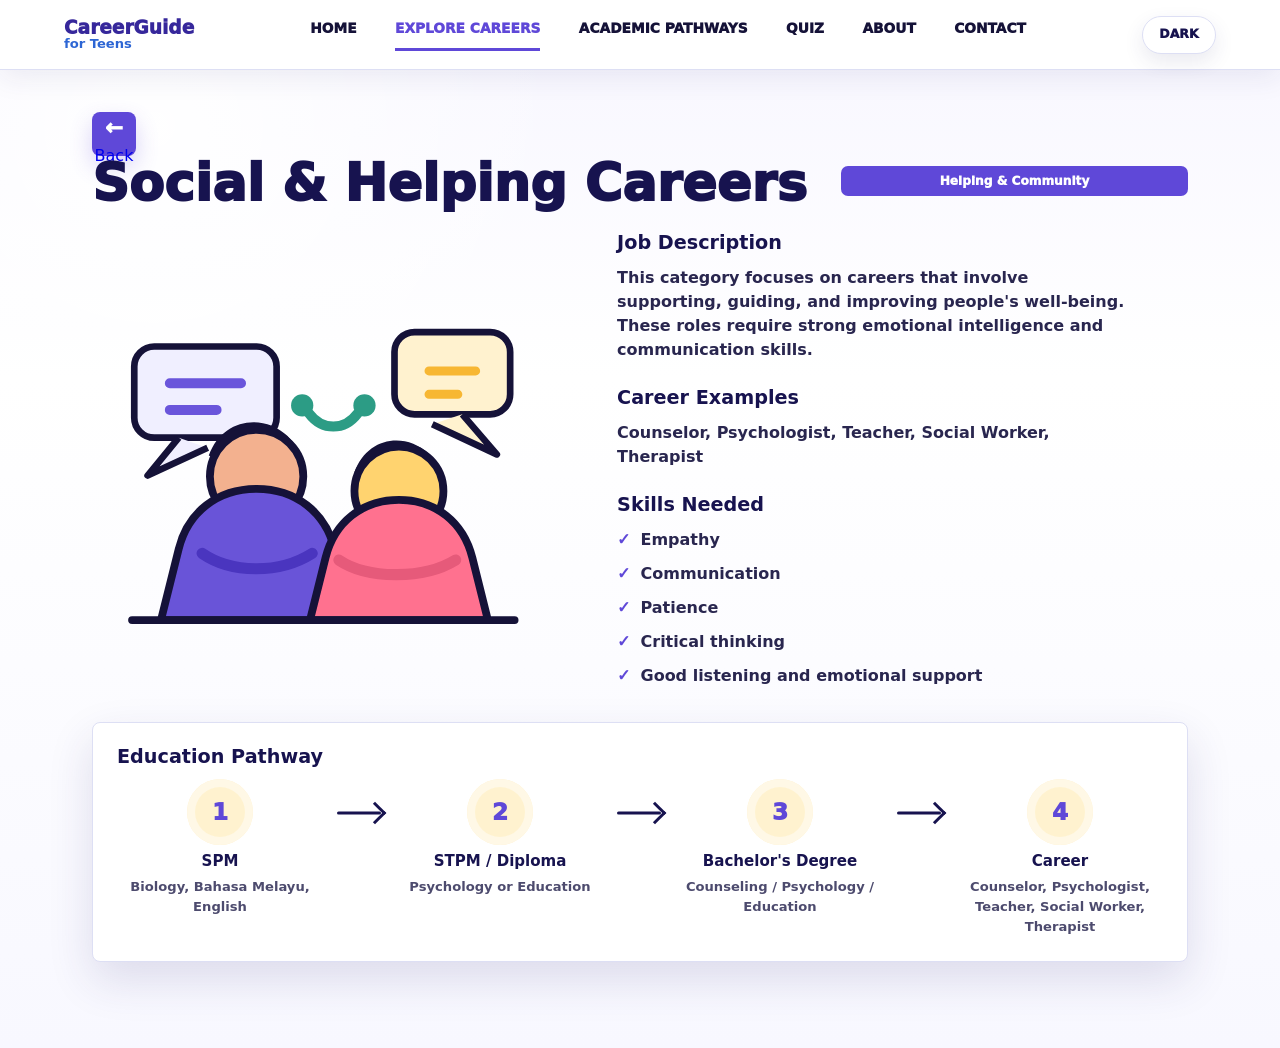
<file: helping-careers.html>
<!doctype html>
<html lang="en">
  <head>
    <meta charset="utf-8">
    <meta name="viewport" content="width=device-width, initial-scale=1">
    <title>Social &amp; Helping Careers | CareerGuide</title>
    <link rel="icon" type="image/svg+xml" href="favicon.svg">
    <link rel="stylesheet" href="styles.css">
    <script src="theme.js" defer></script>
  </head>
  <body>
    <!-- Shared header: same navigation used across the website. -->
    <header class="topbar">
      <a class="brand" href="homepage.html" aria-label="CareerGuide for Teens home">
        <span>CareerGuide</span>
        <small>for Teens</small>
      </a>
      <nav class="nav" aria-label="Primary navigation">
        <a href="homepage.html">Home</a>
        <a class="active" href="explore-careers.html">Explore Careers</a>
        <a href="academic-pathways.html">Academic Pathways</a>
        <a href="quiz.html">Quiz</a>
        <a href="about.html">About</a>
        <a href="contact.html">Contact</a>
      </nav>
      <button class="theme-toggle" type="button" data-theme-toggle aria-label="Switch to dark mode" aria-pressed="false">Dark</button>
    </header>

    <main>
      <!-- Career detail page: explains one career category, required skills, and education pathway. -->
      <section class="detail-frame" aria-labelledby="career-title">
        <a class="back-link" href="explore-careers.html">Back</a>

        <div class="detail-heading">
          <h1 id="career-title">Social &amp; Helping Careers</h1>
          <span>Helping &amp; Community</span>
        </div>

        <div class="detail-grid">
          <div class="engineer-visual" aria-label="Helping career professional supporting a student">
            <svg viewBox="0 0 420 320" role="img">
              <title>Helping career illustration</title>
              <rect x="38" y="58" width="128" height="82" rx="18" fill="#f0efff" stroke="#151238" stroke-width="6"></rect>
              <path d="M78 140l-28 34 54-25" fill="#f0efff" stroke="#151238" stroke-width="6" stroke-linejoin="round"></path>
              <path d="M70 91h64M70 115h42" stroke="#6a55db" stroke-width="9" stroke-linecap="round"></path>
              <rect x="272" y="45" width="104" height="74" rx="18" fill="#fff2cf" stroke="#151238" stroke-width="6"></rect>
              <path d="M303 80h42M303 101h26" stroke="#f7b733" stroke-width="8" stroke-linecap="round"></path>
              <path d="M333 119l31 36-58-27" fill="#fff2cf" stroke="#151238" stroke-width="6" stroke-linejoin="round"></path>
              <path d="M105 156c17-47 82-37 87 18-28-2-48-11-67-31-4 13-10 18-20 13z" fill="#151238"></path>
              <circle cx="148" cy="175" r="42" fill="#f3b18f" stroke="#151238" stroke-width="7"></circle>
              <path d="M136 190c7 6 18 6 25 0" fill="none" stroke="#151238" stroke-width="5" stroke-linecap="round"></path>
              <path d="M62 304l16-64c8-33 35-54 70-54s62 21 70 54l16 64z" fill="#6954d8" stroke="#151238" stroke-width="7" stroke-linejoin="round"></path>
              <path d="M99 244c26 18 69 19 99 0" fill="none" stroke="#4a35bf" stroke-width="10" stroke-linecap="round"></path>
              <path d="M236 171c16-45 77-35 82 17-25-2-44-11-62-29-3 12-9 17-20 12z" fill="#151238"></path>
              <circle cx="276" cy="188" r="40" fill="#ffd36f" stroke="#151238" stroke-width="7"></circle>
              <path d="M263 202c7 6 19 6 26 0" fill="none" stroke="#151238" stroke-width="5" stroke-linecap="round"></path>
              <path d="M196 304l14-56c8-32 33-52 66-52s58 20 66 52l14 56z" fill="#ff718f" stroke="#151238" stroke-width="7" stroke-linejoin="round"></path>
              <path d="M222 250c25 17 76 18 105 0" fill="none" stroke="#e65a7a" stroke-width="10" stroke-linecap="round"></path>
              <path d="M36 304h344" stroke="#151238" stroke-width="7" stroke-linecap="round"></path>
              <path d="M195 118c12 16 32 16 44 0" fill="none" stroke="#2c9c85" stroke-width="9" stroke-linecap="round"></path>
              <circle cx="189" cy="111" r="10" fill="#2c9c85"></circle>
              <circle cx="245" cy="111" r="10" fill="#2c9c85"></circle>
            </svg>
          </div>

          <div class="detail-copy">
            <section>
              <h2>Job Description</h2>
              <p>This category focuses on careers that involve supporting, guiding, and improving people's well-being. These roles require strong emotional intelligence and communication skills.</p>
            </section>

            <section>
              <h2>Career Examples</h2>
              <p>Counselor, Psychologist, Teacher, Social Worker, Therapist</p>
            </section>

            <section>
              <h2>Skills Needed</h2>
              <ul class="skills-list">
                <li>Empathy</li>
                <li>Communication</li>
                <li>Patience</li>
                <li>Critical thinking</li>
                <li>Good listening and emotional support</li>
              </ul>
            </section>
          </div>
        </div>

        <section class="pathway-panel" aria-labelledby="pathway-title">
          <h2 id="pathway-title">Education Pathway</h2>
          <div class="pathway-steps">
            <article>
              <span class="path-icon">1</span>
              <h3>SPM</h3>
              <p>Biology, Bahasa Melayu, English</p>
            </article>
            <span class="path-arrow" aria-hidden="true"></span>
            <article>
              <span class="path-icon">2</span>
              <h3>STPM / Diploma</h3>
              <p>Psychology or Education</p>
            </article>
            <span class="path-arrow" aria-hidden="true"></span>
            <article>
              <span class="path-icon">3</span>
              <h3>Bachelor's Degree</h3>
              <p>Counseling / Psychology / Education</p>
            </article>
            <span class="path-arrow" aria-hidden="true"></span>
            <article>
              <span class="path-icon">4</span>
              <h3>Career</h3>
              <p>Counselor, Psychologist, Teacher, Social Worker, Therapist</p>
            </article>
          </div>
        </section>
      </section>
    </main>
  </body>
</html>
</file>
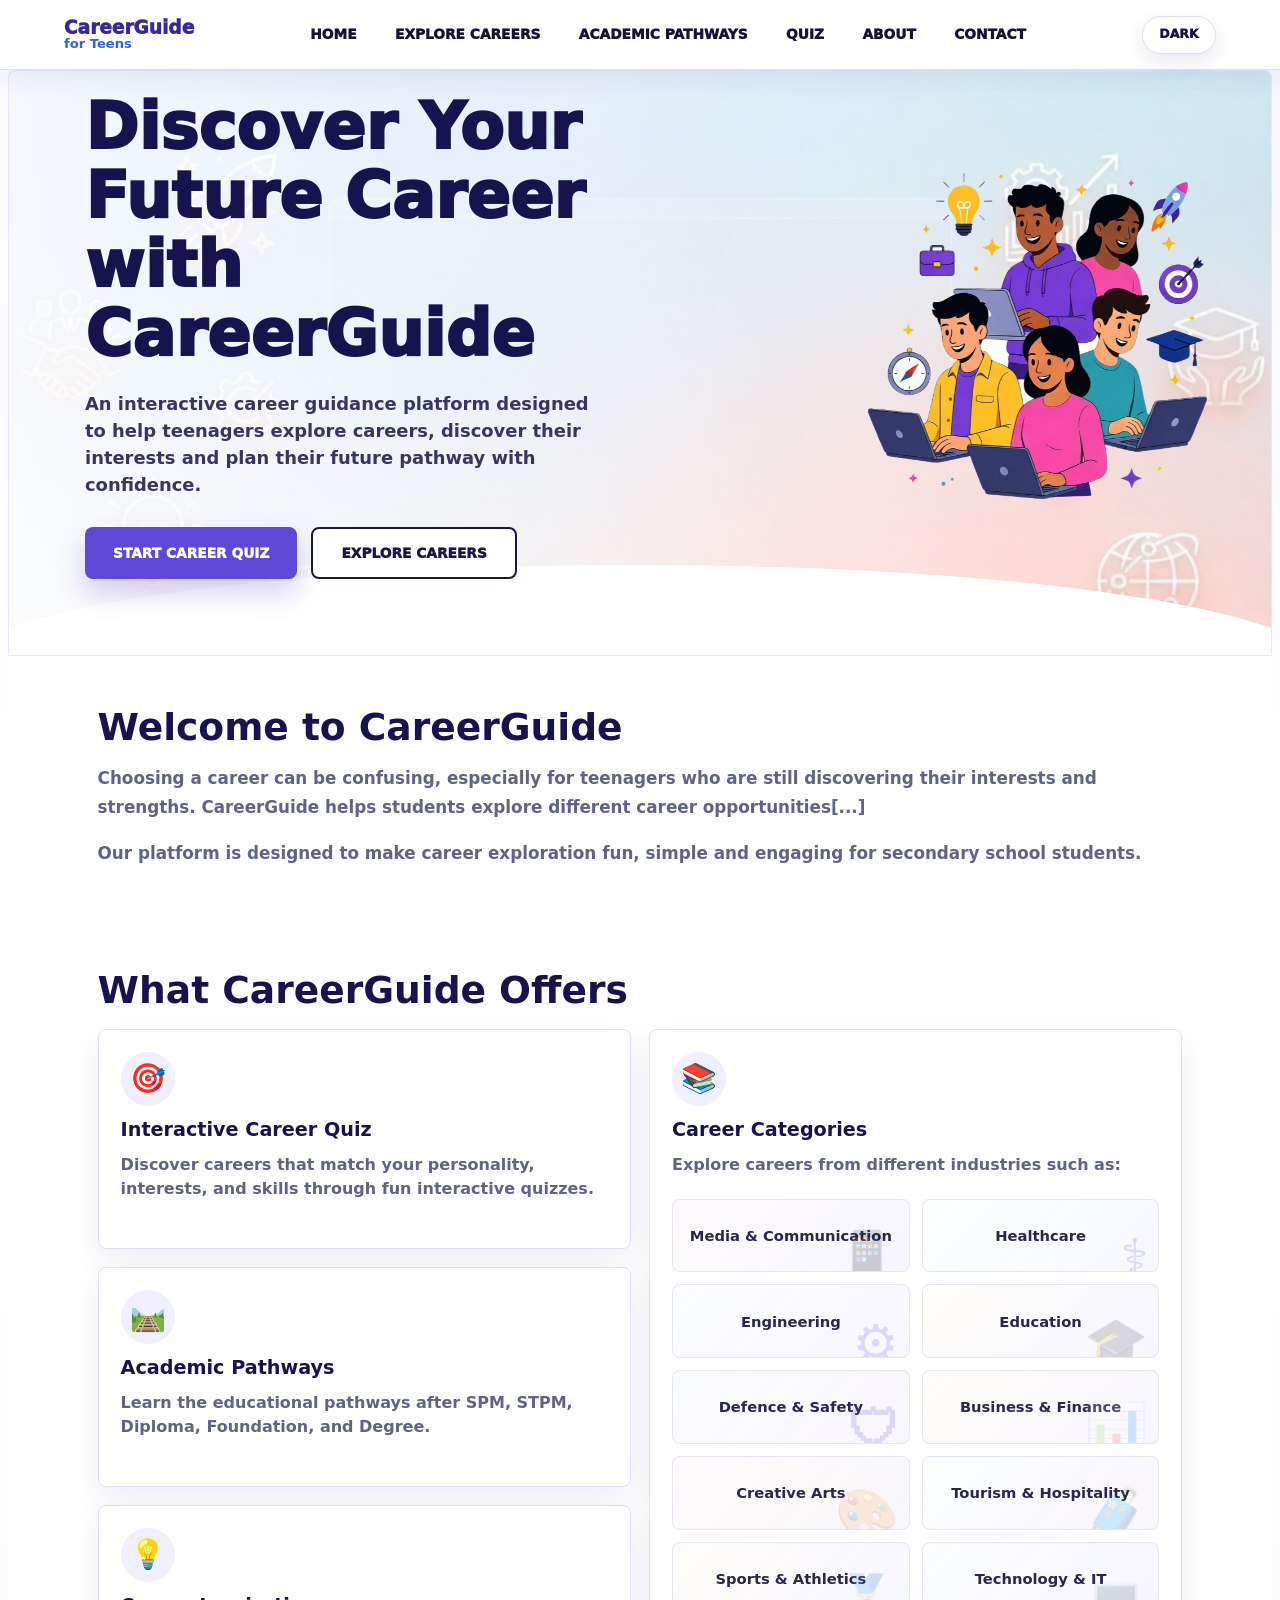
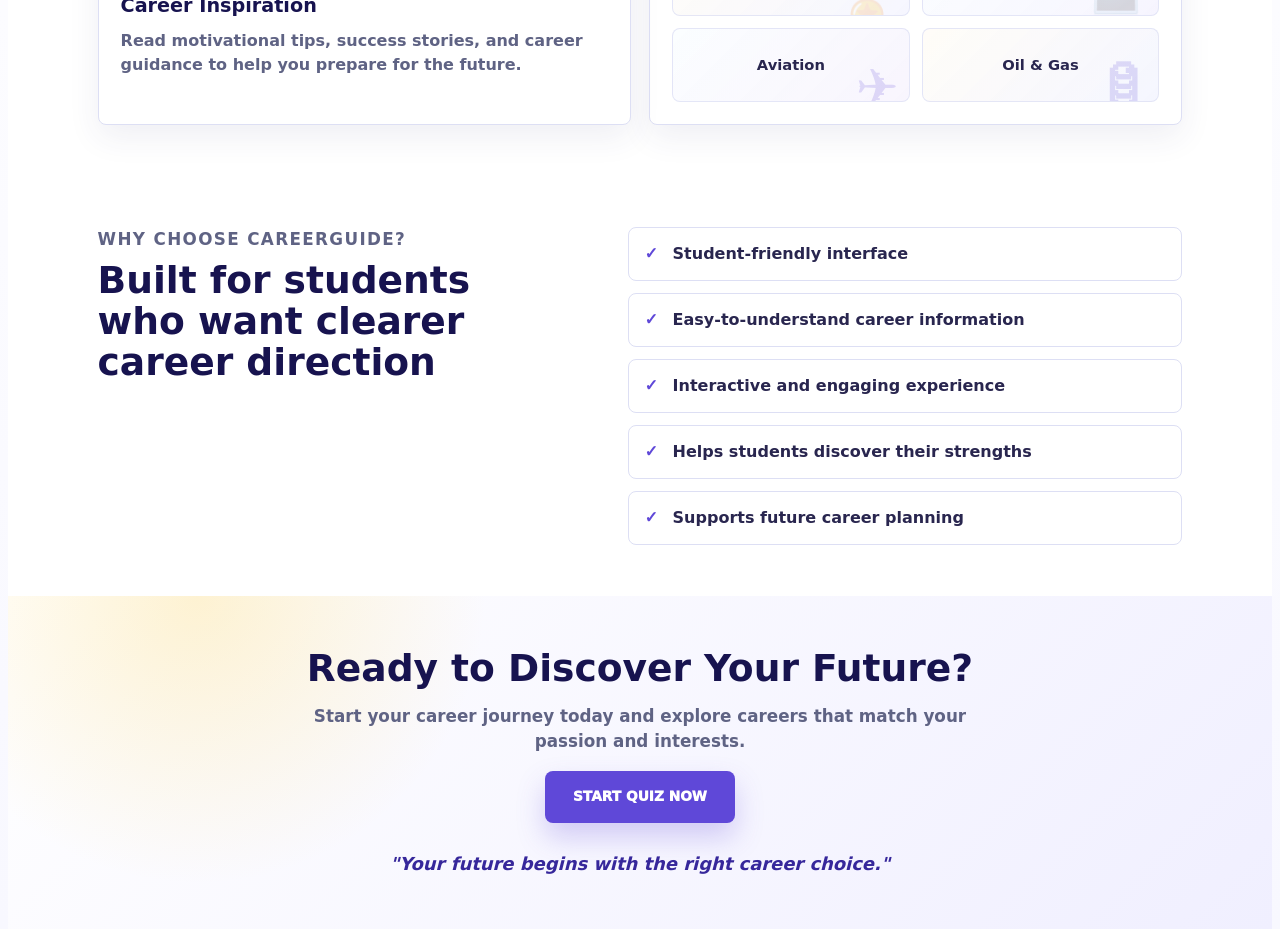
<file: homepage.html>
<!doctype html>
<html lang="en">
  <head>
    <meta charset="utf-8">
    <meta name="viewport" content="width=device-width, initial-scale=1">
    <title>CareerGuide</title>
    <script>
      // Prevent the browser from restoring a slightly scrolled homepage position on refresh.
      if ("scrollRestoration" in history) {
        history.scrollRestoration = "manual";
      }

      if (window.location.hash === "#home") {
        history.replaceState(null, "", window.location.pathname + window.location.search);
      }

      window.scrollTo(0, 0);
    </script>
    <link rel="icon" type="image/svg+xml" href="favicon.svg">
    <link rel="stylesheet" href="styles.css">
    <script src="theme.js" defer></script>
  </head>
  <body>
    <!-- Shared header: logo and navigation links to each website page. -->
    <header class="topbar">
      <a class="brand" href="homepage.html" aria-label="CareerGuide for Teens home">
        <span>CareerGuide</span>
        <small>for Teens</small>
      </a>
      <nav class="nav" aria-label="Primary navigation">
        <a href="homepage.html">Home</a>
        <a href="explore-careers.html">Explore Careers</a>
        <a href="academic-pathways.html">Academic Pathways</a>
        <a href="quiz.html">Quiz</a>
        <a href="about.html">About</a>
        <a href="contact.html">Contact</a>
      </nav>
      <button class="theme-toggle" type="button" data-theme-toggle aria-label="Switch to dark mode" aria-pressed="false">Dark</button>
    </header>

    <main id="home">
      <!-- Homepage hero: introduces the website and gives users the two main actions. -->
      <section class="hero-shell" aria-labelledby="page-title">
        <div class="hero-copy">
          <h1 id="page-title">Discover Your Future Career with CareerGuide</h1>
          <p>An interactive career guidance platform designed to help teenagers explore careers, discover their interests and plan their future pathway with confidence.</p>
          <div class="hero-actions">
            <a class="primary-action" href="quiz.html">Start Career Quiz</a>
            <a class="secondary-action" href="explore-careers.html">Explore Careers</a>
          </div>
        </div>

        <div class="hero-visual" aria-label="Students exploring future career ideas">
          <img src="career-buddy-hero-trimmed.png" alt="Teenagers using laptops with career icons around them">
        </div>
      </section>

      <!-- Welcome section: explains the purpose of CareerGuide. -->
      <section class="buddy-section welcome-section" aria-labelledby="welcome-title">
        <div class="section-copy">
          <h2 id="welcome-title">Welcome to CareerGuide</h2>
          <p>Choosing a career can be confusing, especially for teenagers who are still discovering their interests and strengths. CareerGuide helps students explore different career opportunities[...]
          <p>Our platform is designed to make career exploration fun, simple and engaging for secondary school students.</p>
        </div>
      </section>

      <!-- Features section: highlights the main tools and resources on the website. -->
      <section class="buddy-section" aria-labelledby="features-title">
        <div class="section-heading-simple">
          <h2 id="features-title">What CareerGuide Offers</h2>
        </div>
        <div class="features-grid">
          <article class="feature-card">
            <span class="feature-icon" aria-hidden="true">&#127919;</span>
            <h3>Interactive Career Quiz</h3>
            <p>Discover careers that match your personality, interests, and skills through fun interactive quizzes.</p>
          </article>

          <article class="feature-card feature-card-wide">
            <span class="feature-icon" aria-hidden="true">&#128218;</span>
            <h3>Career Categories</h3>
            <p>Explore careers from different industries such as:</p>
            <ul class="category-list">
              <li>Media &amp; Communication</li>
              <li>Healthcare</li>
              <li>Engineering</li>
              <li>Education</li>
              <li>Defence &amp; Safety</li>
              <li>Business &amp; Finance</li>
              <li>Creative Arts</li>
              <li>Tourism &amp; Hospitality</li>
              <li>Sports &amp; Athletics</li>
              <li>Technology &amp; IT</li>
              <li>Aviation</li>
              <li>Oil &amp; Gas</li>
            </ul>
          </article>

          <article class="feature-card">
            <span class="feature-icon" aria-hidden="true">&#128740;&#65039;</span>
            <h3>Academic Pathways</h3>
            <p>Learn the educational pathways after SPM, STPM, Diploma, Foundation, and Degree.</p>
          </article>

          <article class="feature-card">
            <span class="feature-icon" aria-hidden="true">&#128161;</span>
            <h3>Career Inspiration</h3>
            <p>Read motivational tips, success stories, and career guidance to help you prepare for the future.</p>
          </article>
        </div>
      </section>

      <!-- Why Choose section: summarizes the benefits for students. -->
      <section class="buddy-section why-section" aria-labelledby="why-title">
        <div class="why-section-inner">
          <div class="section-heading-simple">
            <p class="eyebrow">Why Choose CareerGuide?</p>
            <h2 id="why-title">Built for students who want clearer career direction</h2>
          </div>
          <ul class="benefit-list">
            <li>Student-friendly interface</li>
            <li>Easy-to-understand career information</li>
            <li>Interactive and engaging experience</li>
            <li>Helps students discover their strengths</li>
            <li>Supports future career planning</li>
          </ul>
        </div>
      </section>

      <!-- Call to action: encourages users to start the quiz. -->
      <section class="buddy-cta" aria-labelledby="cta-title">
        <h2 id="cta-title">Ready to Discover Your Future?</h2>
        <p>Start your career journey today and explore careers that match your passion and interests.</p>
        <a class="primary-action" href="quiz.html">Start Quiz Now</a>
        <blockquote class="footer-quote">"Your future begins with the right career choice."</blockquote>
      </section>

    </main>

    <script>
      // Keep the homepage starting at the top after refresh instead of restoring an old scroll position.
      if ("scrollRestoration" in history) {
        history.scrollRestoration = "manual";
      }

      window.addEventListener("pageshow", () => {
        window.scrollTo(0, 0);
      });

      window.addEventListener("load", () => {
        window.scrollTo(0, 0);
      });
    </script>
  </body>
</html>
</file>
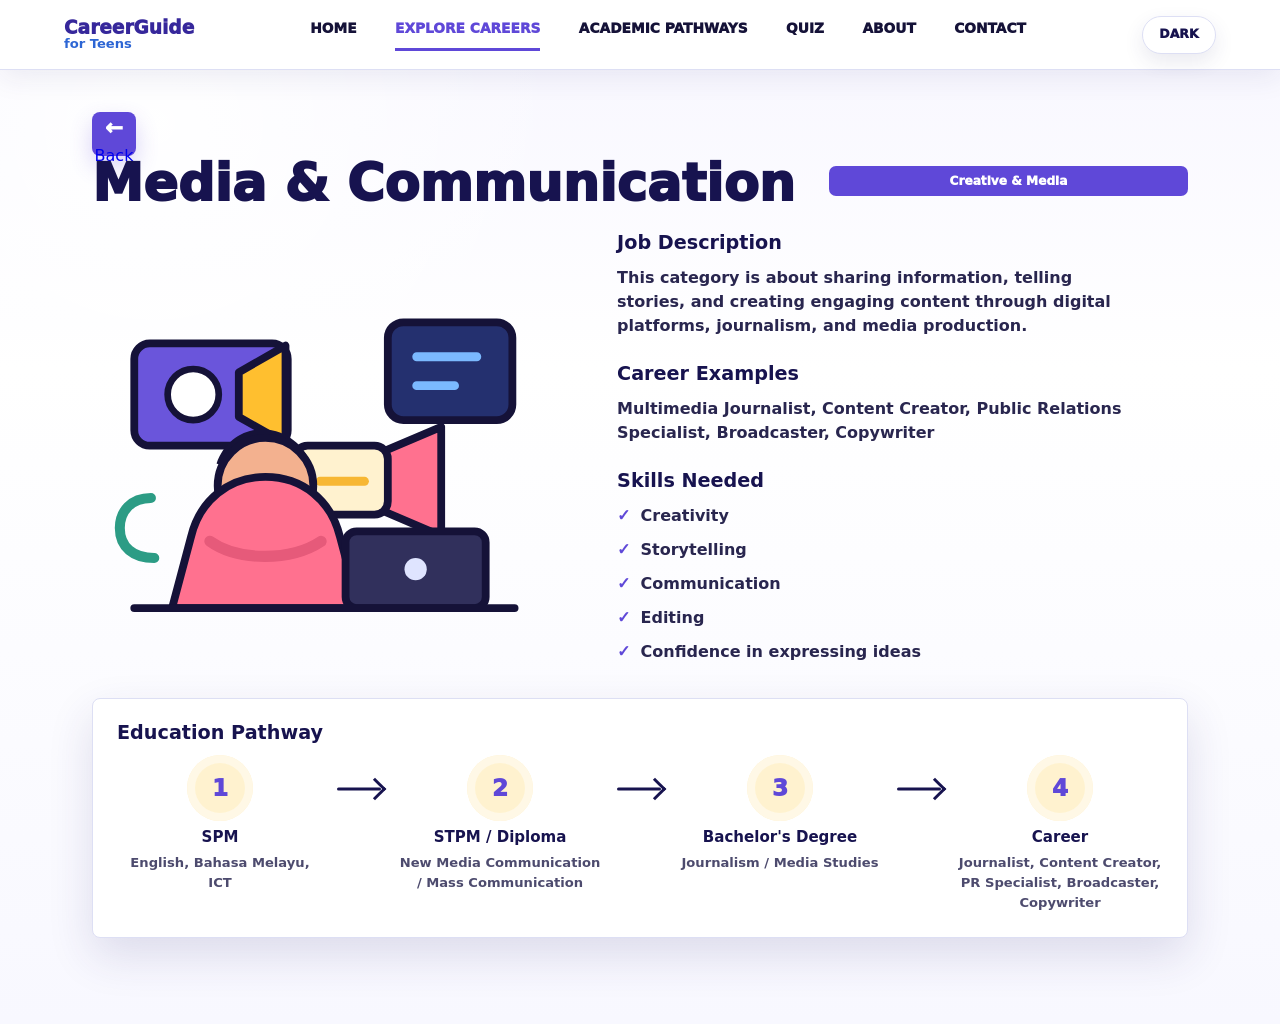
<file: media-careers.html>
<!doctype html>
<html lang="en">
  <head>
    <meta charset="utf-8">
    <meta name="viewport" content="width=device-width, initial-scale=1">
    <title>Media &amp; Communication | CareerGuide</title>
    <link rel="icon" type="image/svg+xml" href="favicon.svg">
    <link rel="stylesheet" href="styles.css">
    <script src="theme.js" defer></script>
  </head>
  <body>
    <!-- Shared header: Explore Careers stays highlighted because this page belongs to that section. -->
    <header class="topbar">
      <a class="brand" href="homepage.html" aria-label="CareerGuide for Teens home">
        <span>CareerGuide</span>
        <small>for Teens</small>
      </a>
      <nav class="nav" aria-label="Primary navigation">
        <a href="homepage.html">Home</a>
        <a class="active" href="explore-careers.html">Explore Careers</a>
        <a href="academic-pathways.html">Academic Pathways</a>
        <a href="quiz.html">Quiz</a>
        <a href="about.html">About</a>
        <a href="contact.html">Contact</a>
      </nav>
      <button class="theme-toggle" type="button" data-theme-toggle aria-label="Switch to dark mode" aria-pressed="false">Dark</button>
    </header>

    <main>
      <!-- Career detail page: explains one career category, required skills, and education pathway. -->
      <section class="detail-frame" aria-labelledby="career-title">
        <a class="back-link" href="explore-careers.html">Back</a>

        <div class="detail-heading">
          <h1 id="career-title">Media &amp; Communication</h1>
          <span>Creative &amp; Media</span>
        </div>

        <div class="detail-grid">
          <div class="engineer-visual" aria-label="Media and communication creator producing content">
            <svg viewBox="0 0 420 320" role="img">
              <title>Media and communication illustration</title>
              <rect x="38" y="66" width="138" height="92" rx="14" fill="#6a55db" stroke="#151238" stroke-width="7"></rect>
              <circle cx="91" cy="112" r="23" fill="#fff" stroke="#151238" stroke-width="6"></circle>
              <path d="M132 92l42-24v88l-42-24z" fill="#ffbf2f" stroke="#151238" stroke-width="7" stroke-linejoin="round"></path>
              <rect x="266" y="47" width="112" height="88" rx="14" fill="#24306f" stroke="#151238" stroke-width="7"></rect>
              <path d="M292 78h54M292 104h34" stroke="#7bb9ff" stroke-width="8" stroke-linecap="round"></path>
              <path d="M260 164l54-23v98l-54-23z" fill="#ff718f" stroke="#151238" stroke-width="7" stroke-linejoin="round"></path>
              <rect x="182" y="158" width="84" height="62" rx="12" fill="#fff2cf" stroke="#151238" stroke-width="7"></rect>
              <path d="M205 190h40" stroke="#f7b733" stroke-width="8" stroke-linecap="round"></path>
              <path d="M112 174c17-48 84-38 89 18-29-2-50-12-70-32-4 13-10 18-19 14z" fill="#151238"></path>
              <circle cx="156" cy="194" r="43" fill="#f3b18f" stroke="#151238" stroke-width="7"></circle>
              <path d="M143 210c7 6 20 6 27 0" fill="none" stroke="#151238" stroke-width="5" stroke-linecap="round"></path>
              <path d="M72 304l17-64c8-33 34-54 67-54s59 21 67 54l17 64z" fill="#ff718f" stroke="#151238" stroke-width="7" stroke-linejoin="round"></path>
              <path d="M106 244c25 18 73 18 100 0" fill="none" stroke="#e65a7a" stroke-width="10" stroke-linecap="round"></path>
              <rect x="228" y="235" width="126" height="69" rx="10" fill="#31305c" stroke="#151238" stroke-width="7"></rect>
              <circle cx="291" cy="269" r="10" fill="#dfe4ff"></circle>
              <path d="M38 304h342" stroke="#151238" stroke-width="7" stroke-linecap="round"></path>
              <path d="M53 205c-18 0-28 12-28 27 0 17 12 27 31 27" fill="none" stroke="#2c9c85" stroke-width="9" stroke-linecap="round"></path>
            </svg>
          </div>

          <div class="detail-copy">
            <section>
              <h2>Job Description</h2>
              <p>This category is about sharing information, telling stories, and creating engaging content through digital platforms, journalism, and media production.</p>
            </section>

            <section>
              <h2>Career Examples</h2>
              <p>Multimedia Journalist, Content Creator, Public Relations Specialist, Broadcaster, Copywriter</p>
            </section>

            <section>
              <h2>Skills Needed</h2>
              <ul class="skills-list">
                <li>Creativity</li>
                <li>Storytelling</li>
                <li>Communication</li>
                <li>Editing</li>
                <li>Confidence in expressing ideas</li>
              </ul>
            </section>
          </div>
        </div>

        <section class="pathway-panel" aria-labelledby="pathway-title">
          <h2 id="pathway-title">Education Pathway</h2>
          <div class="pathway-steps">
            <article>
              <span class="path-icon">1</span>
              <h3>SPM</h3>
              <p>English, Bahasa Melayu, ICT</p>
            </article>
            <span class="path-arrow" aria-hidden="true"></span>
            <article>
              <span class="path-icon">2</span>
              <h3>STPM / Diploma</h3>
              <p>New Media Communication / Mass Communication</p>
            </article>
            <span class="path-arrow" aria-hidden="true"></span>
            <article>
              <span class="path-icon">3</span>
              <h3>Bachelor's Degree</h3>
              <p>Journalism / Media Studies</p>
            </article>
            <span class="path-arrow" aria-hidden="true"></span>
            <article>
              <span class="path-icon">4</span>
              <h3>Career</h3>
              <p>Journalist, Content Creator, PR Specialist, Broadcaster, Copywriter</p>
            </article>
          </div>
        </section>
      </section>
    </main>
  </body>
</html>
</file>
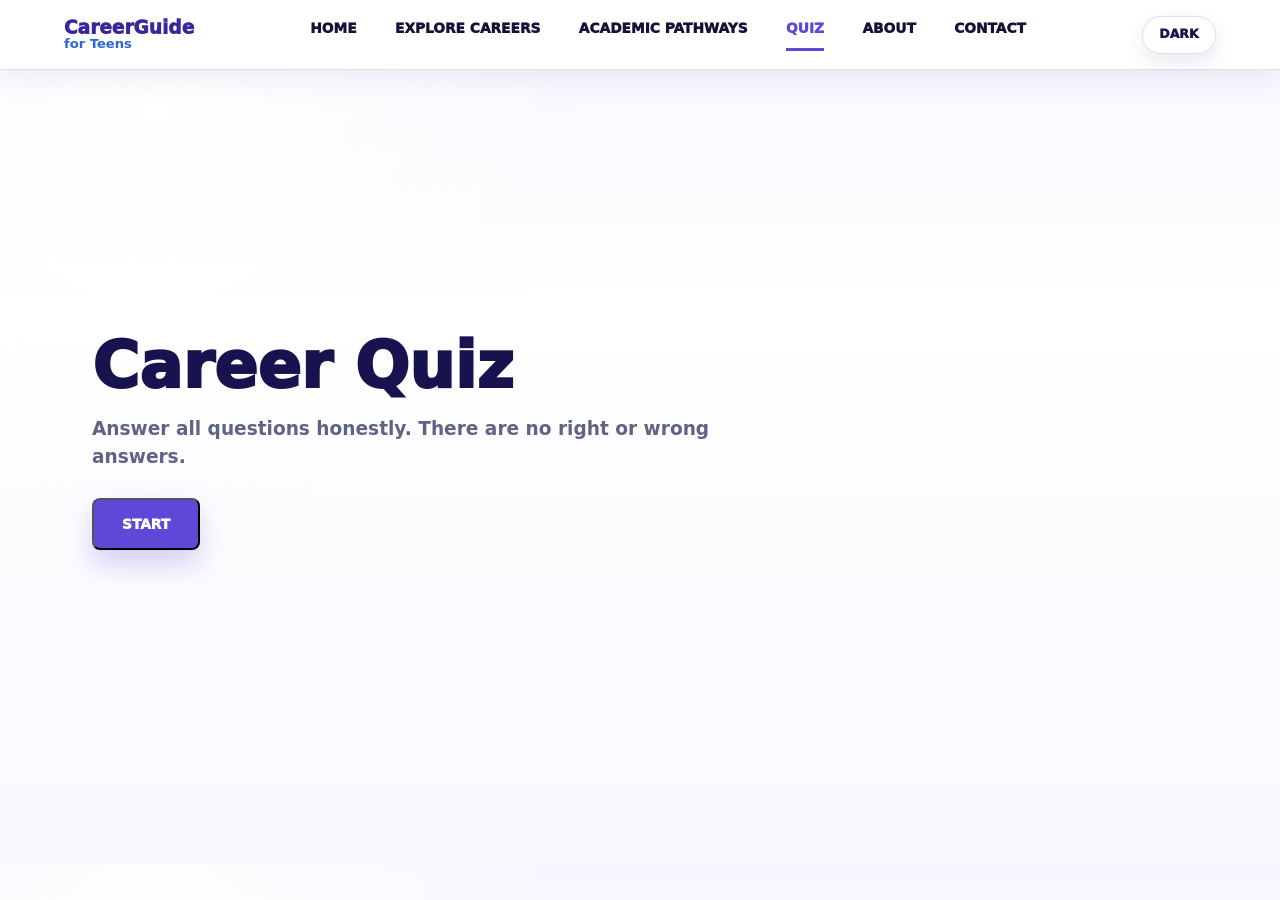
<file: quiz.html>
﻿<!doctype html>
<html lang="en">
  <head>
    <meta charset="utf-8">
    <meta name="viewport" content="width=device-width, initial-scale=1">
    <title>Career Quiz | CareerGuide for Teens</title>
    <link rel="icon" type="image/svg+xml" href="assets/favicon.svg">
    <link rel="stylesheet" href="styles.css">
    <script src="theme.js" defer></script>
  </head>
  <body>
    <!-- Shared header: Quiz is highlighted as the active page. -->
    <header class="topbar">
      <a class="brand" href="homepage.html" aria-label="CareerGuide for Teens home">
        <span>CareerGuide</span>
        <small>for Teens</small>
      </a>
      <nav class="nav" aria-label="Primary navigation">
        <a href="homepage.html">Home</a>
        <a href="explore-careers.html">Explore Careers</a>
        <a href="academic-pathways.html">Academic Pathways</a>
        <a class="active" href="quiz.html">Quiz</a>
        <a href="about.html">About</a>
        <a href="contact.html">Contact</a>
      </nav>
      <button class="theme-toggle" type="button" data-theme-toggle aria-label="Switch to dark mode" aria-pressed="false">Dark</button>
    </header>

    <main>
      <!-- Quiz intro screen: shown first before the question flow begins. -->
      <section class="quiz-page-frame quiz-intro-frame" id="quiz-intro-screen" aria-labelledby="quiz-intro-title">
        <h1 id="quiz-intro-title">Career Quiz</h1>
        <p>Answer all questions honestly. There are no right or wrong answers.</p>
        <button class="primary-action" id="start-quiz" type="button">Start</button>
      </section>

      <!-- Quiz screen: JavaScript fills the question and answer choices. -->
      <section class="quiz-page-frame hidden" id="quiz-screen" aria-labelledby="quiz-title">
        <div class="quiz-page-header">
          <div class="quiz-progress-wrap" aria-label="Quiz progress">
            <span id="question-counter">Question 1 of 10</span>
            <div class="quiz-progress"><span id="progress-bar"></span></div>
          </div>
        </div>

        <div class="quiz-question-layout">
          <button class="outline-action quiz-side-action quiz-back-side" id="back-question" type="button">Back</button>

          <form class="question-card" id="guided-quiz">
            <fieldset>
              <legend id="question-text">I enjoy activities that involve:</legend>
              <div class="answer-list" id="answer-list"></div>
            </fieldset>
          </form>

          <button class="primary-action quiz-side-action quiz-next-side" id="next-question" type="button">Next</button>
        </div>
      </section>

      <!-- Video screen: shown after the last answer, then the result appears when the video ends. -->
      <section class="quiz-page-frame quiz-video-frame hidden" id="quiz-video-screen" aria-labelledby="quiz-video-title">
        <div>
          <h1 id="quiz-video-title">Preparing Your Results</h1>
          <p>The future belongs to those who explore their potential. Your results are on the way.</p>
        </div>
        <video id="quiz-transition-video" src="quiz-transition.mp4" playsinline preload="auto" disablepictureinpicture controlslist="nodownload noplaybackrate nofullscreen"></video>
        <button class="primary-action hidden" id="show-result-after-video" type="button">Show Result</button>
      </section>

      <!-- Result screen: hidden first, then displayed after the quiz video. -->
      <section class="quiz-page-frame result-page-frame hidden" id="result-screen" aria-labelledby="result-title">
        <div class="result-heading">
          <span class="celebration" aria-hidden="true">&#127881;</span>
          <div>
            <h1 id="result-title">Your Results</h1>
            <p>Based on your answers, the career that matches you the most is:</p>
          </div>
        </div>

        <article class="result-card">
          <div class="result-trophy" aria-hidden="true">
            <svg viewBox="0 0 120 120">
              <path d="M35 24h50v21c0 23-11 38-25 38S35 68 35 45z" fill="#ffb52e" stroke="#9b5c00" stroke-width="5"></path>
              <path d="M35 33H16c0 22 10 33 26 33M85 33h19c0 22-10 33-26 33" fill="none" stroke="#ffb52e" stroke-width="9" stroke-linecap="round"></path>
              <path d="M60 82v16M39 101h42" stroke="#9b5c00" stroke-width="8" stroke-linecap="round"></path>
            </svg>
          </div>
          <div>
            <h2 id="matched-career">Graphic Designer</h2>
            <span id="matched-category">Creative &amp; Media</span>
            <strong id="match-percent">85% Match</strong>
          </div>
        </article>

        <div class="result-details-grid">
          <section>
            <h2>Why this career suits you:</h2>
            <ul class="result-list" id="suit-list"></ul>
          </section>
          <section>
            <h2>Suggested Pathways:</h2>
            <ul class="result-list" id="pathway-list"></ul>
          </section>
        </div>

        <div class="result-actions">
          <a class="primary-action" id="explore-result-link" href="explore-careers.html">Explore This Career</a>
          <button class="outline-action" id="retake-quiz" type="button">Retake Quiz</button>
        </div>
      </section>
    </main>

    <script src="quiz-page.js"></script>
  </body>
</html>
</file>
<file: styles.css>
:root {
  /* Main design tokens used throughout the website. */
  color-scheme: light;
  --ink: #17134f;
  --muted: #5f6384;
  --paper: #f5f4ff;
  --panel: #ffffff;
  --line: #dddff4;
  --violet: #5f48d8;
  --violet-dark: #36279b;
  --blue: #2d66d4;
  --gold: #f7b733;
  --coral: #ff6f61;
  --shadow: 0 18px 45px rgba(48, 45, 112, 0.14);
  --page-width: min(1180px, calc(100% - 80px));
}

html[data-theme="dark"] {
  color-scheme: dark;
  --ink: #f4f2ff;
  --muted: #d8d4ff;
  --paper: #111025;
  --panel: #191735;
  --line: #39355f;
  --violet: #9a86ff;
  --violet-dark: #c8bdff;
  --blue: #8cb7ff;
  --gold: #ffd46d;
  --coral: #ff9a90;
  --shadow: 0 20px 46px rgba(0, 0, 0, 0.42);
}

* {
  box-sizing: border-box;
}

html {
  scroll-behavior: smooth;
}

body {
  margin: 0;
  background:
    radial-gradient(circle at 12% 12%, rgba(255, 255, 255, 0.95), transparent 26rem),
    linear-gradient(180deg, #f7f6ff 0%, #ffffff 36%, #f8f8ff 100%);
  color: var(--ink);
  font-family: Inter, ui-sans-serif, system-ui, -apple-system, BlinkMacSystemFont, "Segoe UI", sans-serif;
  line-height: 1.5;
}

html[data-theme="dark"] body {
  background: #0c0b1a;
}

img,
svg {
  max-width: 100%;
}

button,
input {
  font: inherit;
}

button {
  cursor: pointer;
}

.topbar {
  /* Sticky header shared by every page. */
  position: sticky;
  top: 0;
  z-index: 10;
  display: grid;
  grid-template-columns: auto 1fr auto;
  align-items: center;
  min-height: 70px;
  padding: 0 max(22px, 5vw);
  background: rgba(255, 255, 255, 0.92);
  border-bottom: 1px solid var(--line);
  box-shadow: 0 8px 28px rgba(41, 38, 103, 0.08);
  backdrop-filter: blur(16px);
}

html[data-theme="dark"] .topbar {
  background: rgba(13, 12, 28, 0.92);
  box-shadow: 0 8px 28px rgba(0, 0, 0, 0.32);
}

.brand,
.nav a,
.hero-actions a,
.primary-action,
.secondary-action {
  text-decoration: none;
}

.brand {
  display: grid;
  color: var(--violet-dark);
  font-weight: 950;
  line-height: 1;
}

.brand span {
  font-size: 1.16rem;
}

.brand small {
  color: var(--blue);
  font-size: 0.82rem;
  font-weight: 900;
}

.nav {
  display: flex;
  justify-content: center;
  gap: clamp(18px, 3vw, 44px);
}

.nav a {
  color: #151238;
  font-size: 0.86rem;
  font-weight: 950;
  text-transform: uppercase;
}

html[data-theme="dark"] .nav a {
  color: #f1efff;
}

.nav a:hover {
  color: var(--violet);
}

.nav a.active {
  color: var(--violet);
  border-bottom: 3px solid var(--violet);
  padding-bottom: 10px;
}

.theme-toggle {
  justify-self: end;
  min-width: 74px;
  min-height: 38px;
  padding: 8px 14px;
  border: 1px solid var(--line);
  border-radius: 999px;
  background: var(--panel);
  color: var(--ink);
  font-size: 0.78rem;
  font-weight: 950;
  text-transform: uppercase;
  box-shadow: 0 8px 20px rgba(48, 45, 112, 0.1);
}

.theme-toggle:hover {
  border-color: var(--violet);
  color: var(--violet);
}

html[data-theme="dark"] .theme-toggle {
  background: #211f43;
  box-shadow: 0 8px 20px rgba(0, 0, 0, 0.26);
}

.hero-shell {
  /* Homepage hero layout with text on the left and illustration on the right. */
  position: relative;
  display: grid;
  grid-template-columns: minmax(0, 560px) minmax(0, 820px);
  align-items: center;
  justify-content: center;
  gap: clamp(28px, 5vw, 72px);
  width: calc(100% - 16px);
  min-height: 520px;
  margin: 0 auto;
  padding: clamp(10px, 2vw, 22px) clamp(32px, 6vw, 76px) clamp(32px, 6vw, 76px);
  overflow: hidden;
  border: 1px solid #e5e6ff;
  border-radius: 8px 8px 0 0;
  background:
    linear-gradient(90deg, rgba(255, 255, 255, 0.88) 0%, rgba(255, 255, 255, 0.66) 44%, rgba(255, 255, 255, 0.12) 100%),
     url("homepage-background.png") center / cover no-repeat;
}

.hero-shell::after {
  content: "";
  position: absolute;
  left: -4%;
  right: -4%;
  bottom: -55px;
  height: 145px;
  background: #fff;
  border-radius: 50% 50% 0 0 / 70% 70% 0 0;
}

.hero-copy {
  position: relative;
  z-index: 1;
}

h1,
h2,
h3,
p {
  overflow-wrap: anywhere;
}

h1,
h2,
h3 {
  margin: 0;
  line-height: 1.08;
}

h1 {
  max-width: 760px;
  font-size: clamp(2.7rem, 5vw, 4.9rem);
  font-weight: 950;
  letter-spacing: 0;
}

h2 {
  font-size: clamp(1.55rem, 3vw, 2.35rem);
}

h3 {
  font-size: 1rem;
}

.hero-copy p {
  max-width: 660px;
  margin: 22px 0 0;
  color: #383661;
  font-size: clamp(0.98rem, 1.5vw, 1.12rem);
  font-weight: 650;
}

.hero-actions {
  display: flex;
  flex-wrap: wrap;
  gap: 14px;
  margin-top: 28px;
}

.primary-action,
.secondary-action {
  display: inline-flex;
  align-items: center;
  justify-content: center;
  place-items: center;
  min-height: 52px;
  padding: 0 28px;
  border-radius: 8px;
  font-size: 0.86rem;
  font-weight: 950;
  text-transform: uppercase;
  white-space: nowrap;
}

.primary-action {
  background: var(--violet);
  color: #fff;
  box-shadow: 0 14px 28px rgba(95, 72, 216, 0.25);
}

.secondary-action {
  border: 2px solid #19164d;
  background: #fff;
  color: #19164d;
}

.hero-visual {
  position: relative;
  z-index: 1;
  align-self: center;
  justify-self: end;
  width: 100%;
}

.hero-visual svg {
  display: block;
  width: 100%;
  max-height: 500px;
}

.hero-visual img {
  display: block;
  width: min(71%, 456px);
  max-width: none;
  margin-left: auto;
  margin-right: -28px;
  object-fit: contain;
}

.float-icon {
  animation: float 4.8s ease-in-out infinite;
}

.float-icon:nth-child(3) {
  animation-delay: 0.8s;
}

.float-icon:nth-child(4) {
  animation-delay: 1.5s;
}

@keyframes float {
  0%,
  100% {
    transform: translateY(0);
  }
  50% {
    transform: translateY(-9px);
  }
}

.how-shell {
  /* Container for the four "How It Works" cards on the homepage. */
  position: relative;
  z-index: 2;
  width: var(--page-width);
  margin: -4px auto 0;
  padding: 0 32px 34px;
  border: 1px solid #e5e6ff;
  border-top: 0;
  border-radius: 0 0 8px 8px;
  background: #fff;
}

.how-shell h2 {
  text-align: center;
  font-size: clamp(1.25rem, 2.2vw, 1.6rem);
}

.how-grid {
  display: grid;
  grid-template-columns: repeat(4, minmax(0, 1fr));
  gap: 18px;
  margin-top: 24px;
}

.how-grid article,
 .question-card,
 .result-card,
 .category-card,
 .pathway-panel {
  background: var(--panel);
  border: 1px solid var(--line);
  border-radius: 8px;
  box-shadow: var(--shadow);
}

.how-grid article {
  display: grid;
  justify-items: center;
  min-height: 186px;
  padding: 24px 18px;
  text-align: center;
}

.how-icon {
  display: grid;
  place-items: center;
  width: 58px;
  height: 58px;
  margin-bottom: 13px;
  border: 3px solid #dfe2ff;
  border-radius: 50%;
  color: var(--violet);
  font-size: 1.8rem;
  font-weight: 950;
}

.how-icon.dart-icon,
.how-icon.graph-icon,
.how-icon.book-icon,
.how-icon.trophy-icon {
  border: 0;
}

.how-icon svg {
  width: 100%;
  height: 100%;
}

.how-grid h3 {
  font-size: 0.9rem;
  font-weight: 950;
}

.how-grid p {
  margin: 10px 0 0;
  color: var(--muted);
  font-size: 0.88rem;
  font-weight: 650;
}

.buddy-section,
.buddy-cta {
  width: calc(100% - 16px);
  margin: 0 auto;
  border: 0;
  border-radius: 0;
  background: rgba(255, 255, 255, 0.94);
  box-shadow: none;
}

.buddy-section {
  padding: clamp(28px, 4vw, 52px) clamp(44px, 7vw, 128px);
}

.welcome-section .section-copy {
  width: min(1180px, 100%);
  max-width: none;
  margin-inline: auto;
}

.welcome-section {
  margin-top: 0;
}

.section-copy p,
.section-heading-simple p,
.buddy-cta p {
  color: var(--muted);
  font-size: 1.05rem;
  font-weight: 650;
}

.section-copy p {
  margin: 16px 0 0;
  line-height: 1.75;
}

.section-heading-simple {
  width: min(1180px, 100%);
  max-width: none;
  margin: 0 auto 18px;
}

.features-grid {
  display: grid;
  grid-template-columns: repeat(2, minmax(0, 1fr));
  gap: 18px;
  width: min(1180px, 100%);
  margin-inline: auto;
}

.feature-card {
  min-height: 220px;
  padding: 22px;
  border: 1px solid var(--line);
  border-radius: 8px;
  background: #fff;
  box-shadow: 0 12px 32px rgba(48, 45, 112, 0.08);
}

.feature-card-wide {
  grid-row: span 3;
  display: flex;
  flex-direction: column;
}

.feature-card-wide .category-list {
  flex: 1;
}

.feature-icon {
  display: grid;
  place-items: center;
  width: 54px;
  height: 54px;
  margin-bottom: 14px;
  border-radius: 50%;
  background: #f0efff;
  font-size: 1.8rem;
}

.feature-card h3 {
  font-size: 1.2rem;
}

.feature-card p {
  margin: 12px 0 0;
  color: var(--muted);
  font-weight: 650;
}

.category-list,
.benefit-list {
  display: grid;
  margin: 16px 0 0;
  padding: 0;
  list-style: none;
}

.category-list {
  grid-template-columns: repeat(2, minmax(0, 1fr));
  grid-template-rows: repeat(6, minmax(64px, 1fr));
  gap: 12px;
  margin-top: 22px;
}

.category-list li {
  position: relative;
  display: grid;
  place-items: center;
  min-height: 64px;
  overflow: hidden;
  padding: 14px 12px;
  border: 1px solid rgba(221, 223, 244, 0.75);
  border-radius: 8px;
  background:
    linear-gradient(135deg, rgba(255, 255, 255, 0.82), rgba(247, 246, 255, 0.86)),
    var(--category-bg, linear-gradient(135deg, #f7f6ff, #ffffff));
  color: #29264f;
  font-size: 0.92rem;
  font-weight: 900;
  line-height: 1.2;
  text-align: center;
}

.category-list li::before {
  content: var(--category-icon, "");
  position: absolute;
  right: 10px;
  bottom: -12px;
  color: rgba(95, 72, 216, 0.18);
  font-size: 3.2rem;
  line-height: 1;
  pointer-events: none;
}

.category-list li:nth-child(1) {
  --category-icon: "\1F4F1";
  --category-bg: linear-gradient(135deg, #ffe8f1, #eef4ff);
}

.category-list li:nth-child(2) {
  --category-icon: "\2695";
  --category-bg: linear-gradient(135deg, #e8fff6, #f4fbff);
}

.category-list li:nth-child(3) {
  --category-icon: "\2699";
  --category-bg: linear-gradient(135deg, #eaf3ff, #f7f6ff);
}

.category-list li:nth-child(4) {
  --category-icon: "\1F393";
  --category-bg: linear-gradient(135deg, #fff7d8, #eef4ff);
}

.category-list li:nth-child(5) {
  --category-icon: "\1F6E1";
  --category-bg: linear-gradient(135deg, #e8f0ff, #fff4ee);
}

.category-list li:nth-child(6) {
  --category-icon: "\1F4CA";
  --category-bg: linear-gradient(135deg, #fff2cf, #f7f6ff);
}

.category-list li:nth-child(7) {
  --category-icon: "\1F3A8";
  --category-bg: linear-gradient(135deg, #ffe7ef, #fff6d8);
}

.category-list li:nth-child(8) {
  --category-icon: "\1F9F3";
  --category-bg: linear-gradient(135deg, #e7fbff, #fff0e8);
}

.category-list li:nth-child(9) {
  --category-icon: "\1F3C5";
  --category-bg: linear-gradient(135deg, #fff1d8, #eef8ff);
}

.category-list li:nth-child(10) {
  --category-icon: "\1F4BB";
  --category-bg: linear-gradient(135deg, #e8f5ff, #f2edff);
}

.category-list li:nth-child(11) {
  --category-icon: "\2708";
  --category-bg: linear-gradient(135deg, #e8f7ff, #fff2f7);
}

.category-list li:nth-child(12) {
  --category-icon: "\1F6E2";
  --category-bg: linear-gradient(135deg, #fff1d6, #eaf7ff);
}

.why-section {
  display: block;
}

.why-section-inner {
  display: grid;
  grid-template-columns: minmax(280px, 430px) minmax(420px, 620px);
  justify-content: center;
  gap: clamp(48px, 9vw, 130px);
  align-items: start;
  width: min(1180px, 100%);
  margin-inline: auto;
}

.why-section-inner .section-heading-simple {
  margin-inline: 0;
}

.why-section-inner .benefit-list {
  width: 100%;
  margin-top: 0;
}

.benefit-list {
  gap: 12px;
}

.benefit-list li {
  position: relative;
  padding: 14px 16px 14px 44px;
  border: 1px solid var(--line);
  border-radius: 8px;
  background: #fff;
  color: #29264f;
  font-weight: 850;
}

.benefit-list li::before {
  content: "\2713";
  position: absolute;
  left: 16px;
  color: var(--violet);
  font-weight: 950;
}

.buddy-cta {
  display: grid;
  justify-items: center;
  gap: 16px;
  padding: clamp(28px, 4vw, 52px) clamp(44px, 7vw, 128px);
  text-align: center;
  background:
    radial-gradient(circle at 15% 0%, rgba(255, 213, 94, 0.28), transparent 18rem),
    linear-gradient(135deg, #ffffff 0%, #f0efff 100%);
}

.buddy-cta p {
  max-width: 680px;
  margin: 0;
}

.footer-quote {
  width: auto;
  margin: 12px 0 0;
  padding: 0;
  border: 0;
  background: transparent;
  box-shadow: none;
  color: var(--violet-dark);
  font-size: clamp(0.95rem, 1.4vw, 1.18rem);
  font-style: italic;
  font-weight: 750;
  text-align: center;
}

.eyebrow {
  margin: 0 0 8px;
  color: var(--violet);
  font-size: 0.78rem;
  font-weight: 950;
  letter-spacing: 0.08em;
  text-transform: uppercase;
}

.lede {
  max-width: 720px;
  margin: 18px 0 0;
  color: var(--muted);
  font-size: 1.08rem;
}

fieldset {
  display: grid;
  gap: 10px;
  margin: 22px 0 0;
  padding: 0;
  border: 0;
}

legend {
  margin-bottom: 10px;
  color: var(--ink);
  font-weight: 950;
}

label {
  display: flex;
  align-items: flex-start;
  gap: 10px;
  padding: 12px;
  border: 1px solid var(--line);
  border-radius: 8px;
  background: #fbfbff;
  color: #25234e;
}

label:has(input:checked) {
  border-color: var(--violet);
  background: #efedff;
}

input[type="radio"] {
  flex: 0 0 auto;
  accent-color: var(--violet);
  margin-top: 4px;
}

.homepage-cta {
  display: flex;
  flex-wrap: wrap;
  gap: 14px;
  margin-top: 24px;
}

.quiz-page-frame {
  /* Main quiz/result page container. */
  width: var(--page-width);
  min-height: calc(100vh - 110px);
  margin: 0 auto 44px;
  padding: clamp(12px, 2vw, 22px) clamp(24px, 4vw, 42px) clamp(18px, 3vw, 30px);
  border: 0;
  border-radius: 0;
  background: transparent;
  box-shadow: none;
}

.quiz-page-header {
  display: grid;
  place-items: center;
  margin-bottom: 14px;
}

.quiz-page-header h1,
.result-heading h1 {
  font-size: clamp(2rem, 4vw, 3.3rem);
}

.quiz-page-header p,
.result-heading p {
  margin: 10px 0 0;
  color: var(--muted);
  font-weight: 700;
}

.quiz-progress-wrap {
  display: grid;
  gap: 8px;
  width: min(420px, 100%);
}

.quiz-progress-wrap span {
  color: var(--ink);
  font-size: 0.88rem;
  font-weight: 900;
  text-align: center;
}

.quiz-progress {
  height: 10px;
  overflow: hidden;
  border-radius: 999px;
  background: #ececff;
}

.quiz-progress span {
  display: block;
  width: 20%;
  height: 100%;
  border-radius: inherit;
  background: var(--violet);
  transition: width 180ms ease;
}

.quiz-intro-frame {
  display: grid;
  align-content: center;
  justify-items: start;
  min-height: calc(100vh - 150px);
}

.quiz-intro-frame h1 {
  font-size: clamp(2.4rem, 5vw, 4.2rem);
}

.quiz-intro-frame p {
  max-width: 620px;
  margin: 14px 0 28px;
  color: var(--muted);
  font-size: clamp(1rem, 1.6vw, 1.16rem);
  font-weight: 700;
}

.quiz-video-frame {
  display: grid;
  align-content: center;
  justify-items: center;
  gap: 22px;
  min-height: calc(100vh - 150px);
  text-align: center;
}

.quiz-video-frame h1 {
  font-size: clamp(2rem, 4vw, 3.3rem);
}

.quiz-video-frame p {
  max-width: 620px;
  margin: 10px auto 0;
  color: var(--muted);
  font-weight: 700;
}

.quiz-video-frame video {
  width: min(860px, 100%);
  max-height: 62vh;
  border: 1px solid var(--line);
  border-radius: 8px;
  background: #000;
  box-shadow: 0 18px 44px rgba(48, 45, 112, 0.16);
  pointer-events: none;
  user-select: none;
}

.question-card {
  padding: clamp(16px, 2.4vw, 24px);
  border: 1px solid var(--line);
  border-radius: 8px;
  background: #fff;
}

.question-card fieldset {
  margin: 0;
}

.question-card legend {
  margin-bottom: 14px;
  font-size: 1.05rem;
}

.answer-list {
  display: grid;
  gap: 9px;
}

.quiz-option {
  min-height: 46px;
  align-items: center;
  border-color: #e3e4f4;
  background: #fff;
  box-shadow: 0 6px 16px rgba(48, 45, 112, 0.06);
}

.quiz-option input {
  margin-top: 0;
}

.answer-list-warning .quiz-option {
  border-color: #ffb3a6;
}

.quiz-question-layout {
  display: grid;
  grid-template-columns: minmax(120px, 0.28fr) minmax(0, 1fr) minmax(120px, 0.28fr);
  align-items: center;
  gap: clamp(18px, 3vw, 44px);
}

.quiz-side-action {
  align-self: center;
  margin-bottom: 0;
}

.quiz-back-side {
  justify-self: end;
}

.quiz-next-side {
  justify-self: start;
}

.quiz-actions,
.result-actions {
  display: flex;
  align-items: center;
  justify-content: space-between;
  gap: 18px;
  margin-top: 34px;
}

.outline-action {
  display: inline-flex;
  align-items: center;
  justify-content: center;
  min-width: 145px;
  min-height: 52px;
  padding: 0 24px;
  border: 2px solid #c8c4f4;
  border-radius: 8px;
  background: #fff;
  color: var(--violet-dark);
  font-weight: 950;
  text-transform: uppercase;
  white-space: nowrap;
}

.outline-action:disabled {
  opacity: 0.48;
  cursor: not-allowed;
}

#back-question::before {
  content: "< ";
}

#next-question::after {
  content: "\00a0\2192";
}

.hidden {
  display: none !important;
}

.result-heading {
  display: flex;
  align-items: center;
  gap: 18px;
  margin-bottom: 26px;
}

.celebration {
  display: grid;
  place-items: center;
  width: 70px;
  height: 70px;
  border-radius: 50%;
  background: #fff2cf;
  color: var(--coral);
  font-size: 2.6rem;
  font-weight: 950;
  box-shadow: inset 0 0 0 8px #fff8e6;
  animation: celebration-pop 1.8s ease-in-out infinite;
}

.result-card {
  display: grid;
  grid-template-columns: auto 1fr;
  align-items: center;
  gap: 28px;
  min-height: 156px;
  padding: 24px clamp(22px, 4vw, 42px);
  border: 1px solid var(--line);
  border-radius: 8px;
  background: #fff;
  box-shadow: 0 12px 32px rgba(48, 45, 112, 0.1);
}

.result-trophy {
  width: 112px;
}

.result-trophy svg {
  display: block;
  width: 100%;
  transform-origin: 50% 80%;
  animation: trophy-shine 2.2s ease-in-out infinite;
}

@keyframes celebration-pop {
  0%,
  100% {
    transform: rotate(-4deg) scale(1);
  }
  35% {
    transform: rotate(6deg) scale(1.1);
  }
  60% {
    transform: rotate(-2deg) scale(1.04);
  }
}

@keyframes trophy-shine {
  0%,
  100% {
    transform: translateY(0) rotate(0deg);
    filter: drop-shadow(0 0 0 rgba(255, 181, 46, 0));
  }
  45% {
    transform: translateY(-5px) rotate(-2deg);
    filter: drop-shadow(0 10px 12px rgba(255, 181, 46, 0.28));
  }
  70% {
    transform: translateY(-2px) rotate(2deg);
  }
}

.result-card h2 {
  margin-bottom: 8px;
  font-size: clamp(1.5rem, 3vw, 2.2rem);
}

.result-card span {
  display: inline-grid;
  place-items: center;
  min-height: 28px;
  margin-bottom: 12px;
  padding: 0 12px;
  border-radius: 7px;
  background: var(--violet);
  color: #fff;
  font-size: 0.75rem;
  font-weight: 950;
}

.result-card strong {
  display: block;
  color: var(--violet-dark);
  font-size: 1.22rem;
}

.result-details-grid {
  display: grid;
  grid-template-columns: repeat(2, minmax(0, 1fr));
  gap: 34px;
  margin-top: 30px;
}

.result-details-grid section:first-child {
  border-right: 1px solid var(--line);
  padding-right: 34px;
}

.result-details-grid h2 {
  margin-bottom: 16px;
  font-size: 1.15rem;
}

.result-list {
  display: grid;
  gap: 12px;
  margin: 0;
  padding: 0;
  list-style: none;
  color: #29264f;
  font-weight: 700;
}

.result-list li {
  display: flex;
  align-items: flex-start;
  gap: 10px;
}

.result-list li::before {
  content: "\2713";
  color: var(--violet);
  font-weight: 950;
}

.result-actions {
  justify-content: center;
}

.page-frame {
  /* Shared framed layout for simple content pages such as Explore Careers. */
  width: var(--page-width);
  min-height: calc(100vh - 110px);
  margin: 0 auto 44px;
  padding: clamp(24px, 4vw, 42px);
  border: 0;
  border-radius: 0;
  background: transparent;
  box-shadow: none;
}

.page-heading {
  margin-bottom: 24px;
}

.page-heading h1 {
  font-size: clamp(2rem, 4vw, 3.3rem);
}

.page-heading p {
  margin: 10px 0 0;
  color: var(--muted);
  font-weight: 700;
}

.category-grid {
  display: grid;
  grid-template-columns: repeat(2, minmax(0, 1fr));
  gap: 18px;
}

.category-card {
  display: grid;
  grid-template-columns: minmax(120px, 0.72fr) minmax(0, 1fr);
  align-items: center;
  gap: 18px;
  min-height: 220px;
  padding: 22px;
  border: 1px solid var(--line);
  border-radius: 8px;
  background: #fff;
  box-shadow: 0 12px 32px rgba(48, 45, 112, 0.1);
}

.category-card h2 {
  margin-bottom: 10px;
  font-size: clamp(1.05rem, 1.8vw, 1.35rem);
}

.category-card p {
  margin: 0 0 18px;
  color: var(--muted);
  font-size: 0.95rem;
  font-weight: 650;
}

.category-illustration {
  display: grid;
  place-items: center;
  min-height: 160px;
  border-radius: 8px;
}

.category-illustration svg {
  width: min(100%, 170px);
  height: auto;
}

.scientist {
  background: #e9f8f2;
}

.business {
  background: #fff3d8;
}

.creative {
  background: #ffecef;
}

.technical {
  background: #eaf3ff;
}

.card-action {
  display: inline-grid;
  place-items: center;
  width: 250px;
  min-height: 38px;
  padding: 0 14px;
  border-radius: 7px;
  background: var(--violet);
  color: #fff;
  font-size: 0.7rem;
  font-weight: 950;
  text-decoration: none;
  text-transform: uppercase;
  white-space: nowrap;
  box-shadow: 0 10px 20px rgba(95, 72, 216, 0.22);
}

.explore-page {
  max-width: 1400px;
  border: 0;
  background: transparent;
  box-shadow: none;
}

.career-category-grid {
  display: grid;
  grid-template-columns: repeat(2, minmax(0, 1fr));
  gap: 18px;
}

.career-category-card {
  position: relative;
  display: flex;
  flex-direction: column;
  gap: 16px;
  min-height: 100%;
  overflow: hidden;
  padding: 24px;
  border: 1px solid var(--line);
  border-radius: 8px;
  background: #fff;
  box-shadow: 0 12px 32px rgba(48, 45, 112, 0.1);
}

.career-category-card::before {
  content: "";
  position: absolute;
  inset: 0;
  background-image:
    linear-gradient(90deg, rgba(255, 255, 255, 0.98) 0%, rgba(255, 255, 255, 0.92) 50%, rgba(255, 255, 255, 0.72) 100%),
    var(--career-bg-image);
  background-position: center, right -34px center;
  background-repeat: no-repeat;
  background-size: cover, min(48%, 230px) auto;
  opacity: 0.42;
  pointer-events: none;
}

.career-category-card > * {
  position: relative;
  z-index: 1;
}

.career-bg-social-helping { --career-bg-image: url("social-helping.jpeg"); }
.career-bg-media-communication { --career-bg-image: url("media-communication.jpeg"); }
.career-bg-creative-design { --career-bg-image: url("creative-design.jpeg"); }
.career-bg-business-entrepreneurship { --career-bg-image: url("business-entrepreneurship.jpeg"); }
.career-bg-science-healthcare { --career-bg-image: url("science-healthcare.jpeg"); }
.career-bg-law-public-service { --career-bg-image: url("law-public-service.jpeg"); }
.career-bg-education-academia { --career-bg-image: url("education-academia.jpeg"); }
.career-bg-performing-arts { --career-bg-image: url("performing-arts.jpeg"); }
.career-bg-agriculture-farming { --career-bg-image: url("agriculture-farming.jpeg"); }
.career-bg-oil-gas-energy { --career-bg-image: url("oil-gas-energy.jpeg"); }
.career-bg-aviation-cabin-crew { --career-bg-image: url("aviation-cabin-crew.jpeg"); }
.career-bg-sports-athletics { --career-bg-image: url("sports-athletics.jpeg"); }
.career-bg-human-resource { --career-bg-image: url("human-resource.jpeg"); }
.career-bg-diplomacy-international-relations { --career-bg-image: url("diplomacy-international-relations.jpeg"); }
.career-bg-technology-engineering { --career-bg-image: url("technology-engineering.jpeg"); }
.career-bg-technical-skilled-trades { --career-bg-image: url("technical-skilled-trades.png"); }
.career-bg-defense-security { --career-bg-image: url("defense-security.png"); }
.career-bg-tourism-hospitality { --career-bg-image: url("tourism-hospitality.jpeg"); }
.career-bg-accounting-finance { --career-bg-image: url("accounting-finance.jpeg"); }
.career-bg-language-translation { --career-bg-image: url("language-translation.jpeg"); }

.career-card-top {
  display: flex;
  align-items: center;
  gap: 14px;
}

.career-card-icon {
  display: grid;
  flex: 0 0 auto;
  place-items: center;
  width: 58px;
  height: 58px;
  border-radius: 18px;
  background: #f0efff;
  font-size: 1.9rem;
}

.career-category-card h2 {
  font-size: clamp(1.18rem, 2vw, 1.55rem);
}

.career-category-card p,
.career-category-card li {
  color: var(--muted);
  font-weight: 650;
}

.career-category-card > p {
  margin: 0;
  min-height: 86px;
}

.career-tagline {
  margin: 6px 0 0;
  color: var(--violet-dark);
  font-size: 0.92rem;
  font-weight: 900;
}

.career-category-card details {
  margin-top: auto;
  border-top: 1px solid var(--line);
  padding-top: 14px;
}

.career-category-card summary {
  cursor: pointer;
  color: var(--violet-dark);
  font-weight: 950;
}

.career-detail-grid {
  display: grid;
  gap: 14px;
  margin-top: 14px;
}

.career-detail-grid section {
  padding: 14px;
  border-radius: 8px;
  background: #f8f7ff;
}

.career-detail-grid h3 {
  margin-bottom: 8px;
  font-size: 0.92rem;
}

.career-detail-grid ul {
  display: grid;
  gap: 6px;
  margin: 0;
  padding-left: 18px;
}

.career-detail-grid p {
  margin: 0;
}

.career-pathway {
  border: 1px solid #dddff4;
  background: #fff !important;
}

.career-category-card .card-action {
  margin-top: auto;
}

.detail-frame {
  width: var(--page-width);
  min-height: calc(100vh - 110px);
  margin: 0 auto 44px;
  padding: clamp(24px, 4vw, 42px);
  border: 0;
  border-radius: 0;
  background: transparent;
  box-shadow: none;
}

.pathways-page {
  /* Academic Pathways page container and timeline layout. */
  width: min(1760px, calc(100% - 80px));
  min-height: calc(100vh - 110px);
  margin: 0 auto 44px;
  padding: clamp(24px, 4vw, 42px);
  border: 0;
  border-radius: 0;
  background: transparent;
  box-shadow: none;
}

.pathways-heading {
  margin-bottom: 24px;
}

.pathways-heading h1 {
  font-size: clamp(2rem, 4vw, 3.3rem);
}

.pathways-heading p {
  margin: 10px 0 0;
  color: var(--muted);
  font-size: 1.08rem;
  font-weight: 700;
}

.pathway-tabs {
  display: grid;
  grid-template-columns: repeat(2, minmax(180px, 280px));
  gap: 14px;
  margin-bottom: 18px;
}

.pathway-tab {
  min-height: 54px;
  border: 2px solid var(--line);
  border-radius: 8px;
  background: #fff;
  color: var(--ink);
  font-size: 1.05rem;
  font-weight: 950;
}

.pathway-tab.active {
  border-color: var(--violet);
  background: var(--violet);
  color: #fff;
  box-shadow: 0 12px 26px rgba(95, 72, 216, 0.22);
}

.academic-map {
  display: none;
  gap: 14px;
}

.academic-map.active {
  display: grid;
}

.academic-map h2 {
  width: fit-content;
  padding-bottom: 10px;
  border-bottom: 4px solid var(--violet);
  font-size: clamp(1.15rem, 1.6vw, 1.45rem);
}

.academic-pathway-list {
  display: grid;
  grid-template-columns: repeat(2, minmax(0, 1fr));
  gap: 12px;
}

.academic-pathway-card {
  min-height: 76px;
  padding: 0;
  border: 1px solid var(--line);
  border-radius: 8px;
  background: #fff;
  box-shadow: 0 10px 24px rgba(48, 45, 112, 0.06);
  overflow: hidden;
}

.academic-pathway-card summary {
  display: grid;
  grid-template-columns: auto 1fr auto;
  align-items: center;
  gap: 14px;
  min-height: 76px;
  padding: 12px 14px;
  list-style: none;
  cursor: pointer;
}

.academic-pathway-card summary::-webkit-details-marker {
  display: none;
}

.academic-pathway-card summary::after {
  content: "";
  justify-self: end;
  width: 12px;
  height: 12px;
  border-right: 3px solid var(--violet);
  border-bottom: 3px solid var(--violet);
  transform: rotate(45deg);
  transition: transform 0.2s ease;
}

.academic-pathway-card[open] summary::after {
  transform: rotate(225deg);
}

.academic-pathway-card:focus-within {
  outline: 3px solid rgba(95, 72, 216, 0.22);
  outline-offset: 2px;
}

.pathway-number {
  display: grid;
  place-items: center;
  width: 34px;
  height: 34px;
  border-radius: 8px;
  background: var(--violet);
  color: #fff;
  font-weight: 950;
}

.pathway-mini-steps {
  display: flex;
  align-items: center;
  gap: 8px;
  min-width: 0;
  overflow: visible;
}

.pathway-mini-step {
  display: grid;
  justify-items: center;
  gap: 5px;
  flex: 1 1 72px;
  min-width: 0;
  color: var(--ink);
  font-size: 0.72rem;
  font-weight: 900;
  line-height: 1.18;
  text-align: center;
  overflow-wrap: anywhere;
}

.pathway-mini-icon {
  display: grid;
  place-items: center;
  width: 38px;
  height: 38px;
  border-radius: 50%;
  background: #efeaff;
  color: var(--violet);
  font-size: 1.05rem;
}

.pathway-mini-icon::before {
  content: "\25ce";
}

.pathway-mini-icon.school::before {
  content: "\1f3eb";
}

.pathway-mini-icon.study::before {
  content: "\1f393";
}

.pathway-mini-icon.cert::before {
  content: "\1f4cb";
}

.pathway-mini-icon.career::before {
  content: "\1f4bc";
}

.pathway-mini-icon.health::before {
  content: "\2695";
}

.pathway-mini-icon.service::before {
  content: "\1f6e1";
}

.pathway-mini-icon.growth::before {
  content: "\1f331";
}

.pathway-mini-icon.media::before {
  content: "\1f3a5";
}

.pathway-mini-arrow {
  flex: 0 0 22px;
  height: 14px;
  background:
    linear-gradient(var(--ink), var(--ink)) left 50% / calc(100% - 8px) 3px no-repeat;
  clip-path: polygon(0 40%, 70% 40%, 70% 15%, 100% 50%, 70% 85%, 70% 60%, 0 60%);
}

.pathway-note {
  width: fit-content;
  max-width: 100%;
  margin: 24px auto 0;
  padding: 12px 16px;
  border: 1px solid var(--line);
  border-radius: 8px;
  background: #f8f7ff;
  color: var(--muted);
  font-weight: 700;
  text-align: center;
}

.pathway-detail-grid {
  display: grid;
  grid-template-columns: repeat(2, minmax(0, 1fr));
  gap: 12px;
  padding: 14px;
  border-top: 1px solid var(--line);
}

.pathway-detail-grid section {
  padding: 12px;
  border-radius: 8px;
  background: #f8f7ff;
}

.pathway-detail-grid section:last-child {
  grid-column: 1 / -1;
}

.pathway-detail-grid h3 {
  margin-bottom: 5px;
  color: var(--ink);
  font-size: 0.82rem;
}

.pathway-detail-grid p {
  margin: 0;
  color: var(--muted);
  font-size: 0.82rem;
  font-weight: 700;
  line-height: 1.45;
}

.academic-step {
  display: grid;
  justify-items: center;
  gap: 10px;
  min-width: 0;
  text-align: center;
}

.academic-icon {
  display: grid;
  place-items: center;
  width: clamp(86px, 9vw, 124px);
  height: clamp(86px, 9vw, 124px);
  border-radius: 50%;
}

.academic-icon svg {
  width: 72%;
  height: 72%;
}

.academic-icon.school {
  background: #ead8ff;
}

.academic-icon.diploma {
  background: #ffd6e4;
}

.academic-icon.degree {
  background: #dbe3ff;
}

.academic-icon.career {
  background: #ffe6a8;
}

.academic-step h2 {
  max-width: 220px;
  font-size: clamp(1rem, 1.5vw, 1.3rem);
}

.academic-step p {
  max-width: 220px;
  margin: 0;
  color: #333052;
  font-size: clamp(0.92rem, 1.2vw, 1rem);
  font-weight: 650;
}

.academic-arrow {
  position: relative;
  width: clamp(46px, 6vw, 82px);
  height: 18px;
  margin-top: clamp(44px, 5vw, 66px);
}

.academic-arrow::before,
.path-arrow::before {
  content: "";
  position: absolute;
  top: 50%;
  left: 0;
  right: 2px;
  height: 3px;
  border-radius: 999px;
  background: var(--ink);
  transform: translateY(-50%);
}

.academic-arrow::after,
.path-arrow::after {
  content: "";
  position: absolute;
  top: 50%;
  right: 0;
  width: 13px;
  height: 13px;
  border-top: 3px solid var(--ink);
  border-right: 3px solid var(--ink);
  transform: translateY(-50%) rotate(45deg);
}

.about-page,
.contact-page {
  /* About and Contact pages use the same two-column text plus illustration layout. */
  display: grid;
  grid-template-columns: minmax(320px, 0.75fr) minmax(360px, 1fr);
  align-items: center;
  gap: clamp(28px, 5vw, 80px);
  width: var(--page-width);
  min-height: calc(100vh - 110px);
  margin: 0 auto 44px;
  padding: clamp(28px, 5vw, 52px);
  border: 0;
  border-radius: 0;
  background: transparent;
  box-shadow: none;
}

.about-copy h1,
.contact-copy h1 {
  font-size: clamp(2rem, 4vw, 3.3rem);
}

.about-copy p,
.contact-copy p {
  max-width: 540px;
  margin: 28px 0 0;
  color: #29264f;
  font-size: clamp(1rem, 1.5vw, 1.14rem);
  font-weight: 650;
  line-height: 1.8;
}

.about-visual svg,
.contact-visual svg,
.contact-visual img {
  display: block;
  width: 100%;
  max-height: 520px;
  object-fit: contain;
}

.about-visual svg {
  display: none;
}

.about-visual img {
  display: block;
  width: min(60%, 336px);
  margin: 0 auto;
}

.contact-visual {
  display: grid;
  place-items: center;
  overflow: hidden;
}

.contact-visual img {
  width: min(100%, 620px);
  max-width: 100%;
  transform: none;
}

.contact-form {
  display: grid;
  gap: 12px;
  width: min(100%, 520px);
  margin-top: 12px;
}

.contact-form label {
  display: grid;
  gap: 6px;
  padding: 0;
  border: 0;
  background: transparent;
  color: var(--ink);
  font-weight: 800;
}

.contact-form span {
  font-size: 0.86rem;
}

.contact-form input,
.contact-form textarea {
  width: 100%;
  border: 2px solid #d9dcf1;
  border-radius: 8px;
  padding: 13px 14px;
  background: #fff;
  color: var(--ink);
  font: inherit;
  font-weight: 650;
  outline: none;
}

.contact-form input:focus,
.contact-form textarea:focus {
  border-color: var(--violet);
  box-shadow: 0 0 0 4px rgba(95, 72, 216, 0.12);
}

.contact-form textarea {
  resize: none;
}

.contact-form .primary-action {
  width: fit-content;
  border: 0;
}

.about-hero-page {
  min-height: auto;
  margin-bottom: 8px;
}

.about-content-section {
  display: grid;
  gap: 22px;
  width: var(--page-width);
  margin: 0 auto 44px;
  padding: 0 clamp(28px, 5vw, 52px) clamp(28px, 4vw, 48px);
}

.about-info-block {
  padding: clamp(20px, 3vw, 28px);
  border: 1px solid var(--line);
  border-radius: 8px;
  background: #fff;
  box-shadow: 0 12px 32px rgba(48, 45, 112, 0.08);
}

.about-info-block h2 {
  margin-bottom: 14px;
  font-size: clamp(1.35rem, 2.4vw, 2rem);
}

.about-info-block p {
  margin: 0;
  color: var(--muted);
  font-weight: 650;
  line-height: 1.75;
}

.about-info-block p + p {
  margin-top: 14px;
}

.about-check-list,
.about-pill-list {
  display: grid;
  gap: 10px;
  margin: 0;
  padding: 0;
  list-style: none;
}

.about-check-list li {
  display: flex;
  gap: 10px;
  color: #29264f;
  font-weight: 750;
  line-height: 1.5;
}

.about-check-list li::before {
  content: "\2713";
  color: var(--violet);
  font-weight: 950;
}

.about-offer-grid {
  display: grid;
  grid-template-columns: repeat(2, minmax(0, 1fr));
  gap: 16px;
}

.about-offer-grid section {
  padding: 18px;
  border-radius: 8px;
  background: #f8f7ff;
}

.about-offer-grid h3,
.about-offer-dropdown summary {
  display: flex;
  align-items: center;
  gap: 10px;
  margin-bottom: 10px;
  font-size: 1.08rem;
  color: var(--ink);
  font-weight: 950;
}

.about-offer-grid h3 span,
.about-offer-dropdown summary span {
  display: grid;
  place-items: center;
  width: 38px;
  height: 38px;
  border-radius: 50%;
  background: #fff;
  font-size: 1.25rem;
}

.about-offer-dropdown {
  display: block;
}

.about-offer-dropdown summary {
  position: relative;
  cursor: pointer;
  list-style: none;
  padding-right: 34px;
}

.about-offer-dropdown summary::-webkit-details-marker {
  display: none;
}

.about-offer-dropdown summary::after {
  content: "";
  position: absolute;
  right: 0;
  width: 12px;
  height: 12px;
  border-right: 3px solid var(--violet);
  border-bottom: 3px solid var(--violet);
  transform: rotate(45deg);
  transition: transform 160ms ease;
}

.about-offer-dropdown[open] summary::after {
  transform: translateY(4px) rotate(225deg);
}

.about-pill-list {
  grid-template-columns: repeat(2, minmax(0, 1fr));
  margin-top: 12px;
}

.about-pill-list.compact {
  grid-template-columns: repeat(5, minmax(0, 1fr));
}

.about-pill-list li {
  display: grid;
  place-items: center;
  min-height: 34px;
  padding: 8px 10px;
  border-radius: 999px;
  background: #fff;
  color: var(--ink);
  font-size: 0.82rem;
  font-weight: 850;
  text-align: center;
}

.about-bottom-grid {
  display: grid;
  grid-template-columns: 1fr 1fr;
  gap: 22px;
}

.vision-card {
  display: grid;
  align-content: center;
  background: linear-gradient(135deg, #f8f7ff, #fff);
}

.contact-faq-section {
  width: var(--page-width);
  margin: 0 auto 44px;
  padding: clamp(8px, 2vw, 18px) clamp(28px, 5vw, 52px) clamp(28px, 4vw, 46px);
}

.contact-faq-section h2 {
  margin-bottom: 18px;
  font-size: clamp(1.6rem, 3vw, 2.3rem);
}

.faq-list {
  display: grid;
  gap: 14px;
}

.faq-list article {
  padding: 18px 20px;
  border: 1px solid var(--line);
  border-radius: 8px;
  background: #fff;
  box-shadow: 0 10px 26px rgba(48, 45, 112, 0.08);
}

.faq-list h3 {
  margin-bottom: 8px;
  font-size: 1rem;
}

.faq-list p {
  margin: 0;
  color: var(--muted);
  font-weight: 650;
  line-height: 1.65;
}

.contact-footer-quote {
  margin: clamp(24px, 4vw, 38px) 0 0;
  color: var(--violet);
  font-size: clamp(1rem, 2vw, 1.25rem);
  font-style: italic;
  font-weight: 850;
  text-align: center;
}

.back-link {
  display: grid;
  place-items: center;
  width: 44px;
  height: 44px;
  margin: 0;
  border-radius: 8px;
  background: var(--violet);
  box-shadow: 0 10px 22px rgba(95, 72, 216, 0.24);
  text-decoration: none;
}

.back-link::before {
  content: "\2190";
  color: #fff;
  font-size: 1.35rem;
  font-weight: 950;
}

.detail-heading {
  display: grid;
  grid-template-columns: auto minmax(0, 1fr);
  align-items: start;
  gap: clamp(18px, 3vw, 34px);
  margin-bottom: 22px;
}

.detail-heading h1 {
  font-size: clamp(2rem, 4vw, 3.4rem);
}

.detail-heading span {
  display: inline-grid;
  place-items: center;
  min-height: 30px;
  margin-top: 10px;
  padding: 0 14px;
  border-radius: 7px;
  background: var(--violet);
  color: #fff;
  font-size: 0.76rem;
  font-weight: 950;
}

.detail-grid {
  display: grid;
  grid-template-columns: minmax(260px, 0.9fr) minmax(300px, 1.1fr);
  align-items: center;
  gap: clamp(24px, 5vw, 58px);
}

.engineer-visual {
  min-height: 320px;
}

.engineer-visual svg {
  display: block;
  width: 100%;
  max-height: 360px;
}

.category-detail-visual {
  display: grid;
  place-items: center;
}

.category-detail-visual-card {
  display: grid;
  place-items: center;
  width: min(100%, 460px);
  min-height: 320px;
  padding: 0;
  background: transparent;
  box-shadow: none;
}

#category-visual-image {
  display: block;
  width: min(100%, 430px);
  max-height: 430px;
  object-fit: contain;
  mix-blend-mode: multiply;
}

#category-visual-image[hidden] {
  display: none;
}

#category-visual-icon {
  display: grid;
  place-items: center;
  width: clamp(170px, 24vw, 260px);
  height: clamp(170px, 24vw, 260px);
  border-radius: 50%;
  background: rgba(255, 255, 255, 0.72);
  font-size: clamp(5.5rem, 12vw, 9rem);
  line-height: 1;
  box-shadow: inset 0 0 0 10px rgba(255, 255, 255, 0.5);
}

#category-visual-icon[hidden] {
  display: none;
}

.detail-copy {
  display: grid;
  gap: 26px;
}

.detail-copy h2,
.pathway-panel h2 {
  margin-bottom: 12px;
  font-size: 1.2rem;
}

.detail-copy p {
  max-width: 520px;
  margin: 0;
  color: #29264f;
  font-weight: 650;
}

.skills-list {
  display: grid;
  gap: 10px;
  margin: 0;
  padding: 0;
  list-style: none;
  color: #29264f;
  font-weight: 700;
}

.skills-list li {
  display: flex;
  align-items: flex-start;
  gap: 10px;
}

.skills-list li::before {
  content: "\2713";
  color: var(--violet);
  font-weight: 950;
}

.pathway-panel {
  margin-top: 34px;
  padding: 24px;
  border: 1px solid var(--line);
  border-radius: 8px;
  background: #fff;
}

.pathway-steps {
  display: grid;
  grid-template-columns: 1fr auto 1fr auto 1fr auto 1fr;
  align-items: start;
  gap: 14px;
}

.pathway-steps article {
  display: grid;
  justify-items: center;
  gap: 8px;
  min-width: 0;
  text-align: center;
}

.path-icon {
  display: grid;
  place-items: center;
  width: 66px;
  height: 66px;
  border-radius: 50%;
  background: #fff2cf;
  color: var(--violet);
  font-size: 1.45rem;
  font-weight: 950;
  box-shadow: inset 0 0 0 8px #fff8e6;
}

.pathway-steps h3 {
  font-size: 0.94rem;
}

.pathway-steps p {
  margin: 0;
  color: #4d4b6e;
  font-size: 0.82rem;
  font-weight: 650;
}

.path-arrow {
  position: relative;
  width: 46px;
  height: 18px;
  margin-top: 25px;
}

html[data-theme="dark"] .hero-shell {
  border-color: var(--line);
  background:
    linear-gradient(90deg, rgba(16, 15, 34, 0.94) 0%, rgba(16, 15, 34, 0.78) 48%, rgba(16, 15, 34, 0.36) 100%),
    url("assets/homepage-background.png") center / cover no-repeat;
  box-shadow: 0 22px 54px rgba(0, 0, 0, 0.32);
}

html[data-theme="dark"] .hero-shell::after {
  background: #0c0b1a;
}

html[data-theme="dark"] .hero-copy p,
html[data-theme="dark"] .quiz-page-header p,
html[data-theme="dark"] .result-heading p,
html[data-theme="dark"] .about-copy p,
html[data-theme="dark"] .contact-copy p,
html[data-theme="dark"] .section-copy p,
html[data-theme="dark"] .section-heading-simple p,
html[data-theme="dark"] .buddy-cta p,
html[data-theme="dark"] .feature-card p,
html[data-theme="dark"] .career-category-card p,
html[data-theme="dark"] .career-category-card li,
html[data-theme="dark"] .about-info-block p,
html[data-theme="dark"] .faq-list p,
html[data-theme="dark"] .pathway-steps p,
html[data-theme="dark"] .pathway-detail-grid p,
html[data-theme="dark"] .result-list,
html[data-theme="dark"] .about-check-list li {
  color: var(--muted);
}

html[data-theme="dark"] .buddy-section,
html[data-theme="dark"] .buddy-cta,
html[data-theme="dark"] .how-shell,
html[data-theme="dark"] .page-frame,
html[data-theme="dark"] .detail-frame,
html[data-theme="dark"] .quiz-page-frame,
html[data-theme="dark"] .pathways-page,
html[data-theme="dark"] .about-page,
html[data-theme="dark"] .contact-page,
html[data-theme="dark"] .about-content-section,
html[data-theme="dark"] .contact-faq-section,
html[data-theme="dark"] .category-card,
html[data-theme="dark"] .career-category-card,
html[data-theme="dark"] .feature-card,
html[data-theme="dark"] .question-card,
html[data-theme="dark"] .result-card,
html[data-theme="dark"] .academic-pathway-card,
html[data-theme="dark"] .faq-list article,
html[data-theme="dark"] .contact-footer-quote,
html[data-theme="dark"] .about-info-block,
html[data-theme="dark"] .about-offer-grid section,
html[data-theme="dark"] .about-offer-dropdown,
html[data-theme="dark"] .why-section-inner li,
html[data-theme="dark"] .contact-form input,
html[data-theme="dark"] .contact-form textarea,
html[data-theme="dark"] .quiz-option {
  background-color: var(--panel);
  border-color: var(--line);
  color: var(--ink);
}

html[data-theme="dark"] .career-pathway {
  background: var(--panel) !important;
  border-color: var(--line);
}

html[data-theme="dark"] .pathway-tab {
  background: #211f43;
  border-color: #4a4478;
  color: var(--ink);
}

html[data-theme="dark"] .pathway-tab.active {
  background: var(--violet);
  border-color: var(--violet);
  color: #0c0b1a;
}

html[data-theme="dark"] .question-card legend {
  color: var(--ink);
}

html[data-theme="dark"] .celebration {
  background: transparent;
  box-shadow: none;
}

html[data-theme="dark"] .vision-card {
  background: var(--panel);
}

html[data-theme="dark"] .buddy-section,
html[data-theme="dark"] .buddy-cta,
html[data-theme="dark"] .how-shell,
html[data-theme="dark"] .page-frame,
html[data-theme="dark"] .detail-frame,
html[data-theme="dark"] .quiz-page-frame,
html[data-theme="dark"] .pathways-page,
html[data-theme="dark"] .about-page,
html[data-theme="dark"] .contact-page,
html[data-theme="dark"] .about-content-section,
html[data-theme="dark"] .contact-faq-section {
  background: transparent;
  border-color: transparent;
  box-shadow: none;
}

html[data-theme="dark"] .feature-icon,
html[data-theme="dark"] .about-offer-grid h3 span,
html[data-theme="dark"] .about-offer-dropdown summary span,
html[data-theme="dark"] .career-card-icon,
html[data-theme="dark"] .pathway-detail-grid section,
html[data-theme="dark"] .pathway-note,
html[data-theme="dark"] .about-pill-list li,
html[data-theme="dark"] .career-detail-grid section,
html[data-theme="dark"] .about-offer-dropdown summary,
html[data-theme="dark"] .about-offer-grid section,
html[data-theme="dark"] .category-list li,
html[data-theme="dark"] .pathway-mini-icon,
html[data-theme="dark"] .quiz-progress,
html[data-theme="dark"] .contact-visual {
  background: #211f43;
  border-color: var(--line);
  color: var(--ink);
}

html[data-theme="dark"] .about-visual,
html[data-theme="dark"] .contact-visual {
  background: transparent;
}

html[data-theme="dark"] .result-details-grid,
html[data-theme="dark"] .about-offer-grid section,
html[data-theme="dark"] .about-offer-dropdown,
html[data-theme="dark"] .about-offer-dropdown summary {
  background: transparent;
  border-color: transparent;
  box-shadow: none;
}

html[data-theme="dark"] .career-category-card::before {
  opacity: 0.18;
}

html[data-theme="dark"] .career-category-card > * {
  position: relative;
  z-index: 1;
}

html[data-theme="dark"] .secondary-action,
html[data-theme="dark"] .outline-action {
  background: transparent;
  border-color: #8274ff;
  color: #f4f2ff;
}

html[data-theme="dark"] .secondary-action:hover,
html[data-theme="dark"] .outline-action:hover {
  background: #282551;
}

html[data-theme="dark"] .contact-form input:focus,
html[data-theme="dark"] .contact-form textarea:focus,
html[data-theme="dark"] .quiz-option:has(input:checked) {
  border-color: var(--violet);
  box-shadow: 0 0 0 4px rgba(154, 134, 255, 0.18);
}

html[data-theme="dark"] .pathway-mini-arrow,
html[data-theme="dark"] .path-arrow::before,
html[data-theme="dark"] .academic-arrow::before {
  filter: brightness(1.9);
}

html[data-theme="dark"] img {
  filter: saturate(0.95) brightness(0.9);
}

html[data-theme="dark"] .about-visual img,
html[data-theme="dark"] .contact-visual img,
html[data-theme="dark"] .hero-visual img {
  filter: none;
}

/* Keep page changes mirrored in these responsive layers so desktop and mobile stay in sync. */
@media (max-width: 1020px) {
  .topbar {
    grid-template-columns: 1fr;
    gap: 14px;
    padding-block: 14px;
  }

  .nav {
    grid-column: 1 / -1;
    grid-row: 2;
    justify-content: flex-start;
    overflow-x: auto;
    padding-bottom: 4px;
  }

  .nav a {
    white-space: nowrap;
  }

  .theme-toggle {
    justify-self: start;
  }

  .hero-shell {
    grid-template-columns: 1fr;
    min-height: 0;
  }

  .hero-visual {
    max-width: 640px;
    margin: 10px auto 0;
  }

  .detail-grid,
  .result-details-grid,
  .about-page,
  .contact-page {
    grid-template-columns: 1fr;
  }

  .quiz-page-header {
    display: grid;
  }

  .quiz-progress-wrap {
    min-width: 0;
  }

  .quiz-progress-wrap span {
    text-align: left;
  }

  .result-details-grid section:first-child {
    border-right: 0;
    border-bottom: 1px solid var(--line);
    padding-right: 0;
    padding-bottom: 24px;
  }

  .how-grid,
  .category-grid {
    grid-template-columns: repeat(2, minmax(0, 1fr));
  }

  .pathway-steps,
  .academic-map,
  .academic-map.active {
    grid-template-columns: 1fr;
  }

  .path-arrow,
  .academic-arrow {
    margin: 4px auto;
    transform: rotate(90deg);
  }
}

@media (max-width: 680px) {
  body {
    background: #fbfbff;
  }

  html[data-theme="dark"] body {
    background: #0c0b1a;
  }

  .topbar {
    position: sticky;
    display: grid;
    grid-template-columns: 1fr;
    align-items: start;
    gap: 12px;
    min-height: 0;
    padding: 12px 10px;
  }

  .brand {
    padding-left: 4px;
  }

  .brand span {
    font-size: 1rem;
  }

  .brand small {
    font-size: 0.74rem;
  }

  .nav {
    width: 100%;
    justify-content: flex-start;
    gap: 8px;
    overflow-x: auto;
    padding: 0 0 6px;
    scrollbar-width: none;
  }

  .nav::-webkit-scrollbar {
    display: none;
  }

  .nav a {
    flex: 0 0 auto;
    padding: 9px 11px;
    border: 1px solid var(--line);
    border-radius: 999px;
    background: #fff;
    font-size: 0.68rem;
    box-shadow: 0 5px 14px rgba(48, 45, 112, 0.08);
  }

  html[data-theme="dark"] .nav a {
    background: #191735;
    border-color: var(--line);
    box-shadow: none;
  }

  .nav a.active {
    border-color: var(--violet);
    border-bottom: 1px solid var(--violet);
    padding-bottom: 9px;
    background: #efedff;
  }

  html[data-theme="dark"] .nav a.active {
    background: #282551;
  }

  .theme-toggle {
    min-height: 34px;
    padding: 7px 12px;
    font-size: 0.68rem;
  }

  h1 {
    font-size: clamp(2.05rem, 12vw, 3.2rem);
    line-height: 1.02;
  }

  h2 {
    font-size: clamp(1.38rem, 8vw, 2rem);
  }

  .hero-shell,
  .how-shell,
  .buddy-section,
  .buddy-cta {
    width: calc(100% - 16px);
  }

  .hero-shell {
    padding: 24px 16px 32px;
    border-radius: 8px 8px 0 0;
  }

  .hero-shell::after {
    bottom: -78px;
  }

  .hero-copy p {
    margin-top: 16px;
    font-size: 0.96rem;
  }

  .hero-actions {
    gap: 10px;
    margin-top: 22px;
  }

  .hero-actions a {
    width: 100%;
    min-height: 48px;
  }

  .hero-visual {
    margin-top: 14px;
    justify-self: center;
  }

  .hero-visual svg,
  .hero-visual img {
    max-height: 300px;
    width: min(100%, 420px);
    margin-inline: auto;
  }

  .how-shell {
    padding: 0 12px 22px;
  }

  .how-grid {
    gap: 12px;
  }

  .how-grid article {
    min-height: 0;
    padding: 18px 14px;
  }

  .how-icon {
    width: 48px;
    height: 48px;
    font-size: 1.35rem;
  }

  .page-frame,
  .detail-frame,
  .quiz-page-frame,
  .pathways-page,
  .about-page,
  .contact-page {
    width: calc(100% - 16px);
  }

  .page-frame,
  .detail-frame,
  .quiz-page-frame,
  .pathways-page,
  .about-page,
  .contact-page {
    margin-bottom: 24px;
    padding: 18px 14px;
  }

  .page-heading,
  .quiz-page-header,
  .detail-heading,
  .pathways-heading {
    margin-bottom: 18px;
  }

  .page-heading h1,
  .quiz-page-header h1,
  .result-heading h1,
  .detail-heading h1,
  .pathways-heading h1,
  .about-copy h1,
  .contact-copy h1 {
    font-size: clamp(1.8rem, 10vw, 2.5rem);
  }

  .about-copy p,
  .contact-copy p {
    margin-top: 16px;
    font-size: 0.96rem;
    line-height: 1.65;
  }

  .about-visual,
  .contact-visual {
    order: -1;
  }

  .about-visual svg,
  .contact-visual svg,
  .contact-visual img {
    max-height: 300px;
  }

  .contact-form .primary-action {
    width: 100%;
  }

  .pathways-heading p {
    font-size: 0.96rem;
  }

  .pathway-tabs {
    grid-template-columns: 1fr;
    gap: 10px;
  }

  .academic-pathway-list {
    grid-template-columns: 1fr;
  }

  .pathway-tab {
    min-height: 48px;
    font-size: 0.95rem;
  }

  .pathways-page {
    width: calc(100% - 16px);
  }

  .academic-map {
    gap: 12px;
  }

  .academic-pathway-list {
    grid-template-columns: 1fr;
  }

  .academic-pathway-card {
    min-height: 0;
  }

  .academic-pathway-card summary {
    align-items: start;
  }

  .pathway-detail-grid {
    grid-template-columns: 1fr;
    padding: 12px;
  }

  .academic-icon {
    width: 86px;
    height: 86px;
  }

  .academic-step h2 {
    font-size: 1rem;
  }

  .academic-step p {
    font-size: 0.9rem;
  }

  .how-grid,
  .category-grid,
  .career-category-grid,
  .features-grid,
  .why-section-inner,
  .about-offer-grid,
  .about-bottom-grid {
    grid-template-columns: 1fr;
  }

  .about-pill-list,
  .about-pill-list.compact {
    grid-template-columns: repeat(2, minmax(0, 1fr));
  }

  .why-section-inner {
    gap: 20px;
  }

  .career-category-card {
    padding: 18px;
  }

  .career-card-top {
    align-items: flex-start;
  }

  .career-card-icon {
    width: 50px;
    height: 50px;
    border-radius: 14px;
    font-size: 1.55rem;
  }

  .buddy-section,
  .buddy-cta {
    padding: 20px 16px;
  }

  .feature-card {
    padding: 18px;
  }

  .feature-card-wide {
    grid-row: auto;
  }

  .category-list {
    grid-template-columns: 1fr;
    grid-template-rows: none;
  }

  .category-card {
    grid-template-columns: 1fr;
    min-height: 0;
    padding: 16px;
    gap: 14px;
  }

  .category-illustration {
    min-height: 132px;
  }

  .category-illustration svg {
    width: min(100%, 136px);
  }

  .card-action {
    width: 100%;
  }

  .quiz-actions,
  .quiz-question-layout,
  .result-actions,
  .homepage-cta {
    display: flex;
    flex-direction: column;
    align-items: stretch;
  }

  .quiz-side-action {
    align-self: stretch;
  }

  .quiz-back-side,
  .quiz-next-side {
    justify-self: stretch;
  }

  .quiz-actions .primary-action,
  .quiz-actions .outline-action,
  .quiz-question-layout .primary-action,
  .quiz-question-layout .outline-action,
  .result-actions .primary-action,
  .result-actions .outline-action {
    width: 100%;
  }

  .result-heading,
  .result-card {
    grid-template-columns: 1fr;
    text-align: left;
  }

  .result-card {
    justify-items: start;
    gap: 16px;
    padding: 18px;
  }

  .result-trophy {
    width: 82px;
  }

  .celebration {
    width: 54px;
    height: 54px;
    font-size: 2rem;
  }

  .question-card {
    padding: 16px;
  }

  .question-card legend {
    font-size: 1rem;
  }

  .quiz-option {
    min-height: 50px;
    padding: 10px;
    font-size: 0.92rem;
  }

  .quiz-progress-wrap {
    gap: 8px;
  }

  .outline-action,
  .primary-action,
  .secondary-action {
    min-height: 48px;
    padding: 0 18px;
  }

  .detail-grid {
    gap: 16px;
  }

  .engineer-visual {
    min-height: 0;
  }

  .engineer-visual svg {
    max-height: 260px;
  }

  .detail-copy {
    gap: 18px;
  }

  .pathway-panel {
    margin-top: 22px;
    padding: 16px;
  }

  .path-icon {
    width: 54px;
    height: 54px;
    font-size: 1.1rem;
  }

}

@media (max-width: 420px) {
  .topbar {
    padding-inline: 8px;
  }

  .hero-shell,
  .how-shell,
  .buddy-section,
  .buddy-cta,
  .page-frame,
  .detail-frame,
  .quiz-page-frame,
  .pathways-page,
  .about-page,
  .contact-page,
  .about-content-section,
  .contact-faq-section {
    width: calc(100% - 10px);
  }

  .hero-shell,
  .page-frame,
  .detail-frame,
  .quiz-page-frame,
  .pathways-page,
  .about-page,
  .contact-page {
    padding-inline: 12px;
  }

  h1 {
    font-size: clamp(1.9rem, 11vw, 2.55rem);
  }

  .hero-copy p,
  .lede,
  .page-heading p,
  .quiz-page-header p,
  .result-heading p,
  .pathways-heading p,
  .about-copy p,
  .contact-copy p {
    font-size: 0.92rem;
  }

  .category-card,
  .career-category-card,
  .result-card,
  .question-card {
    padding: 14px;
  }

  .result-details-grid {
    gap: 22px;
  }

  .pathway-steps {
    gap: 10px;
  }
}
</file>
